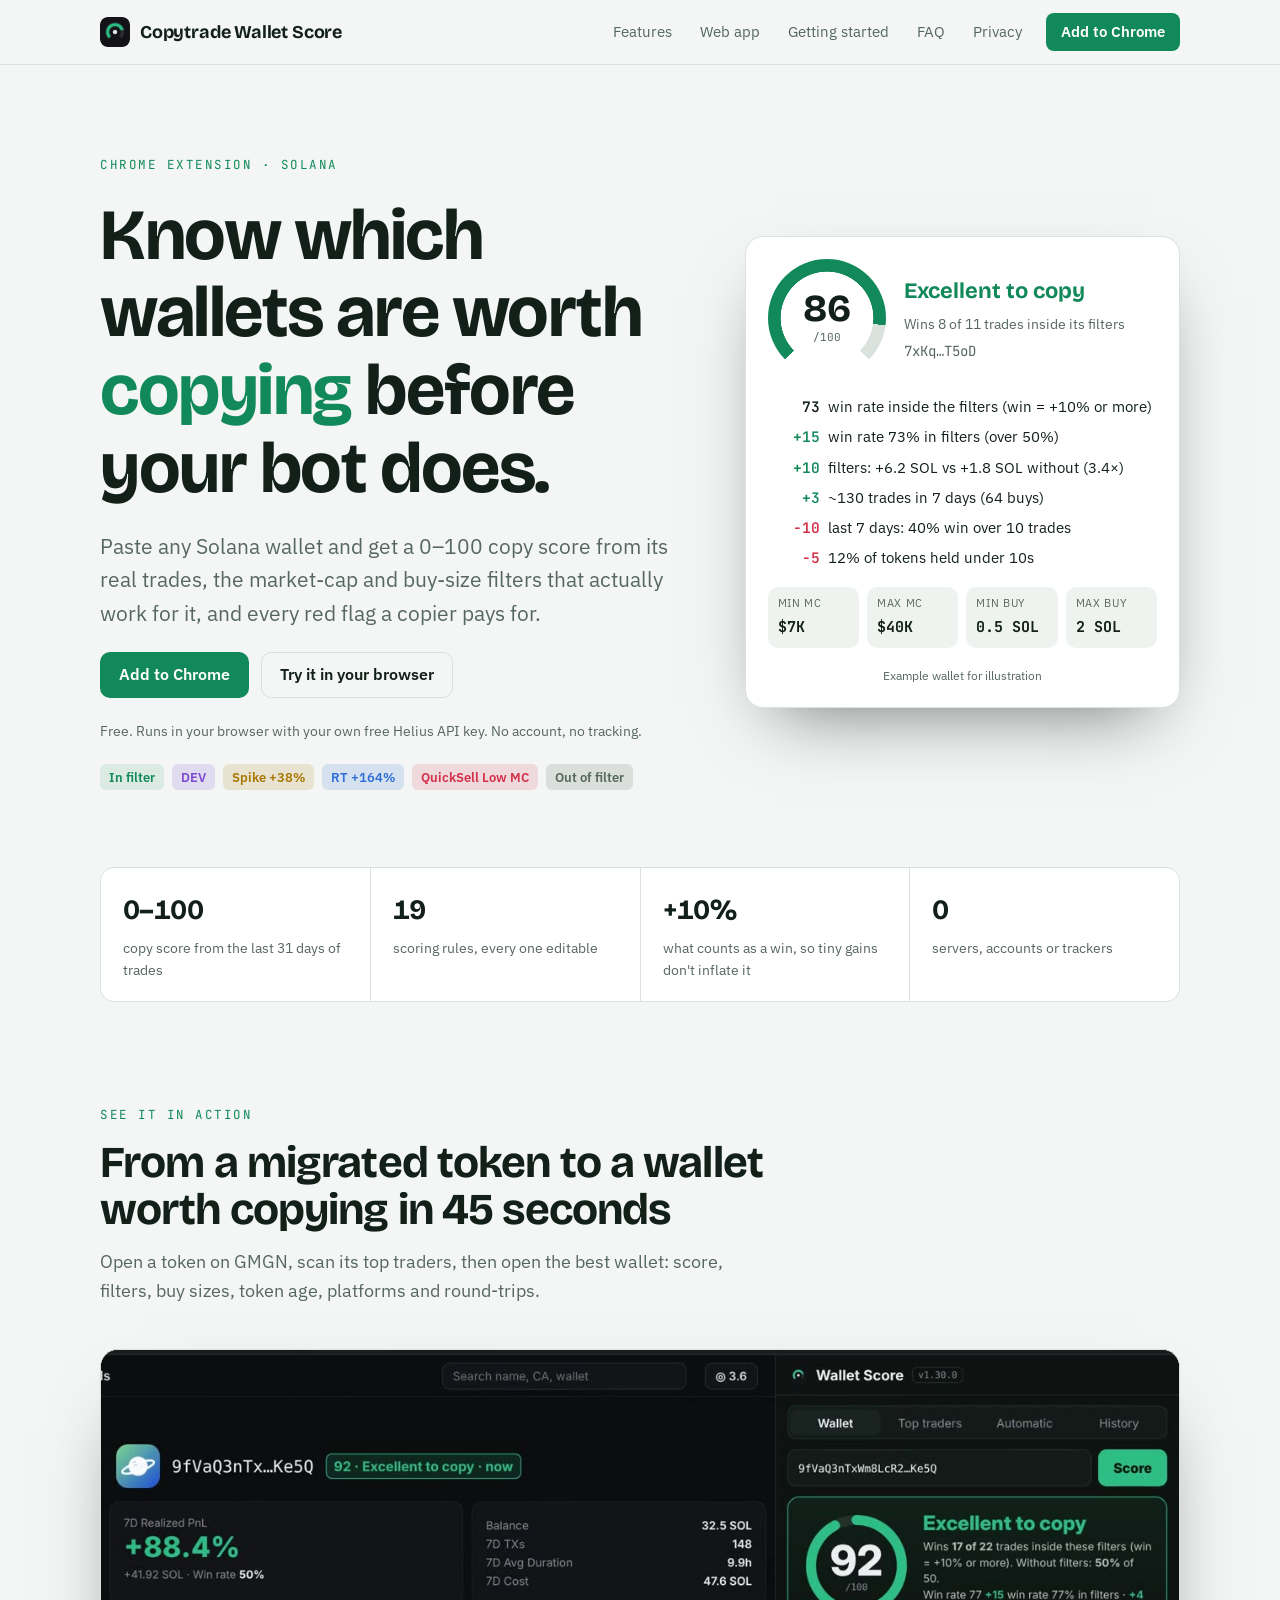
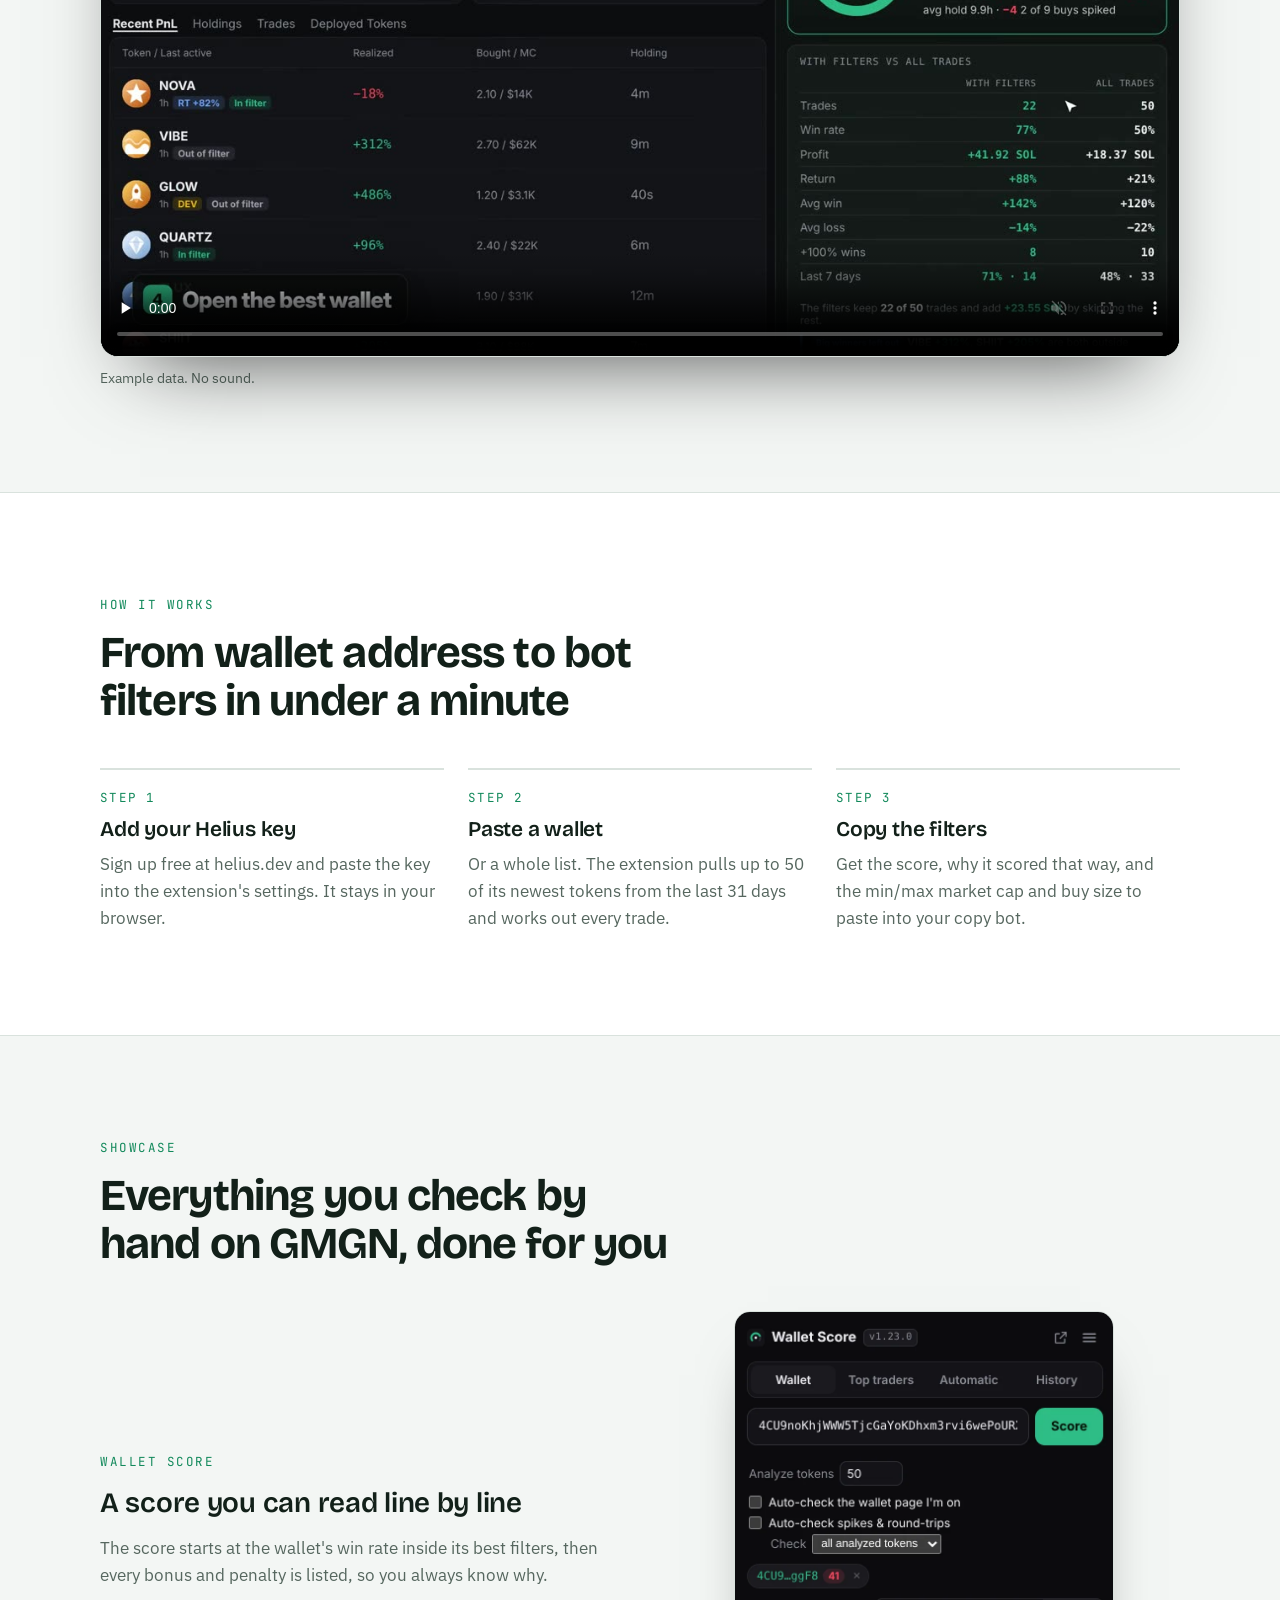
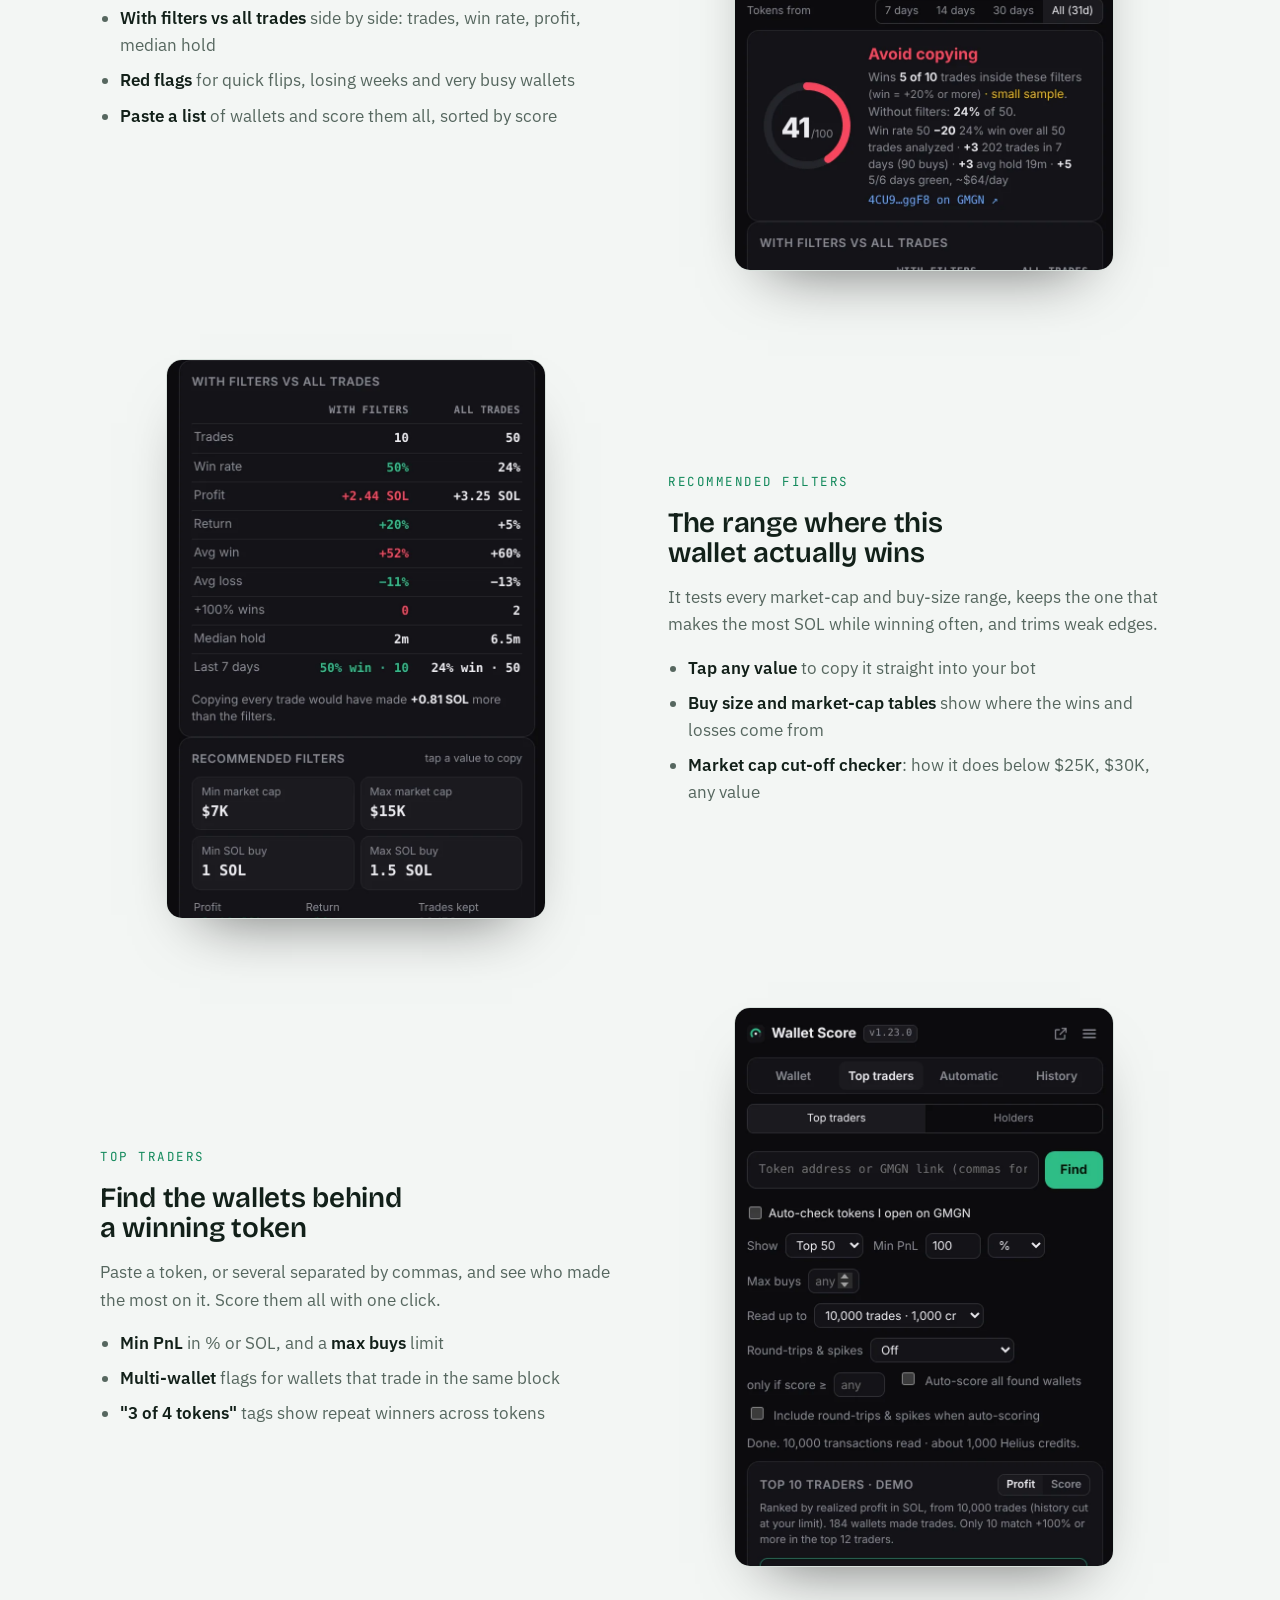
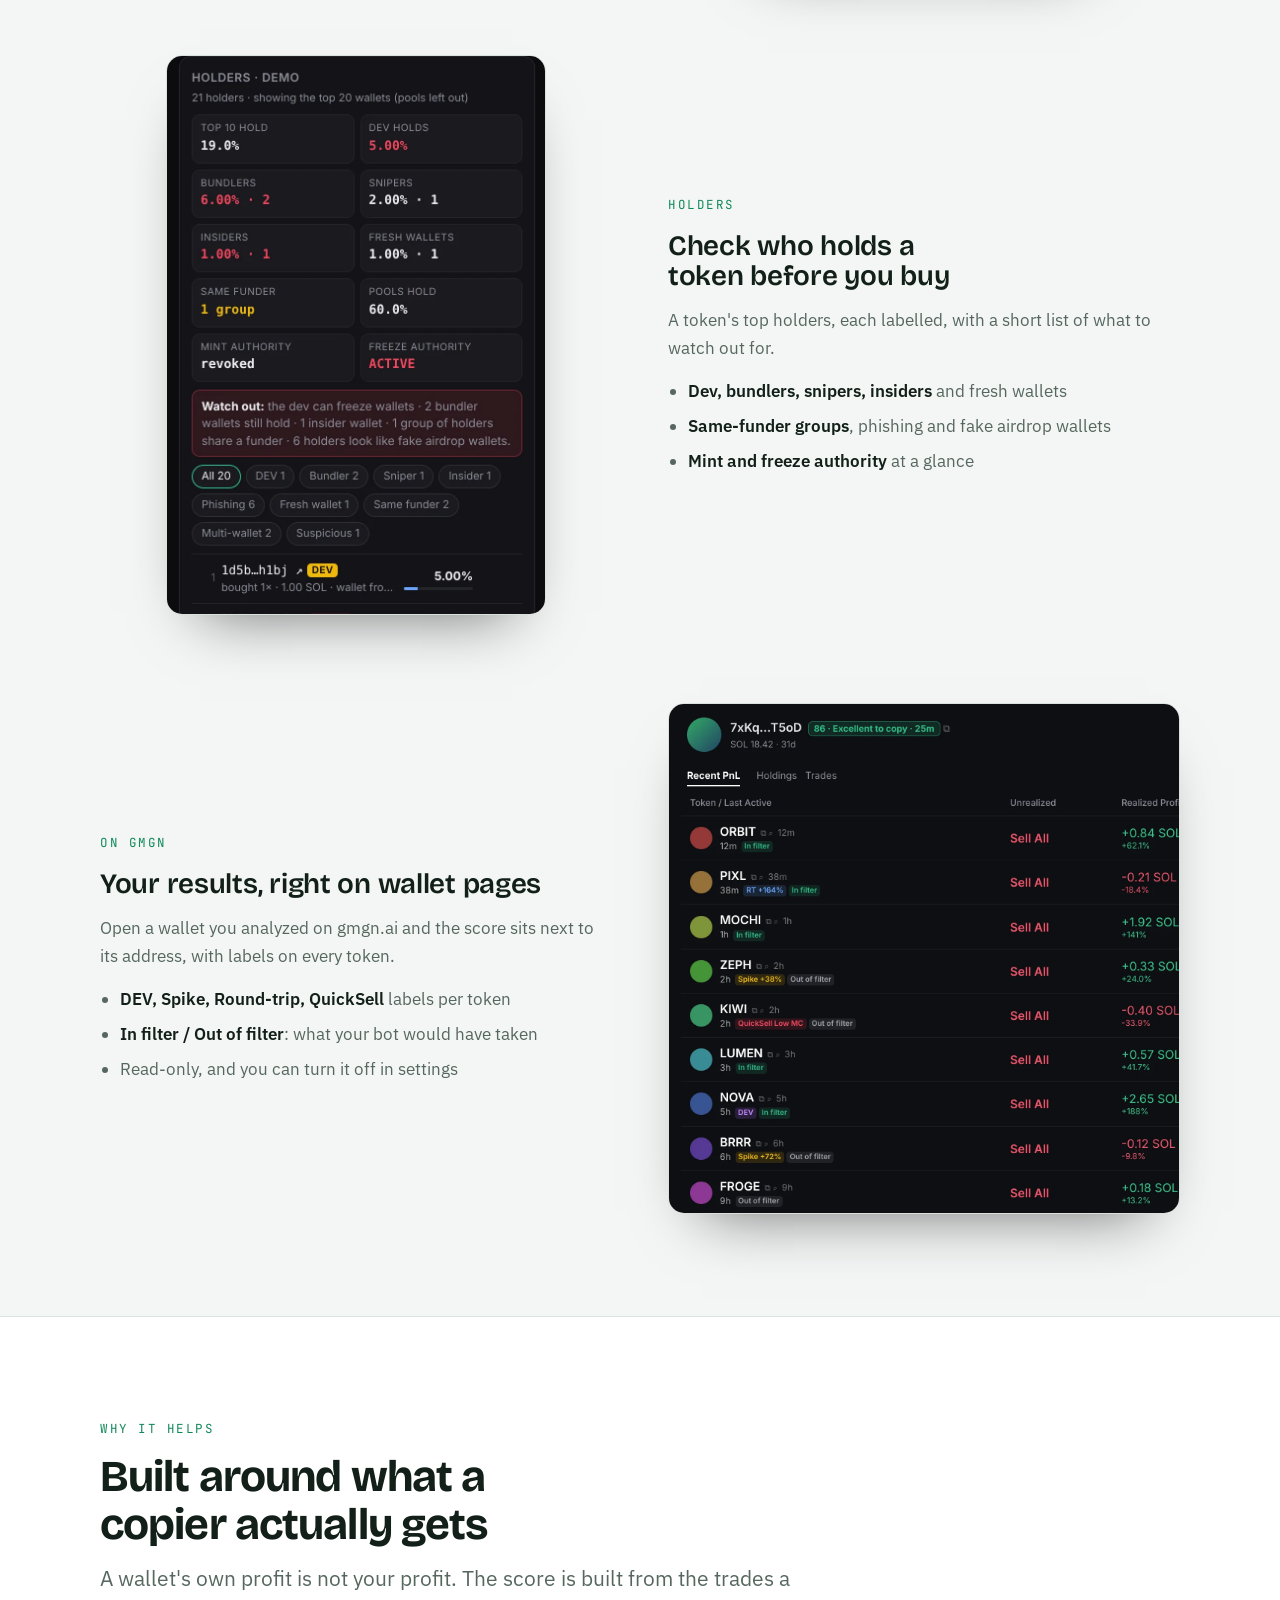
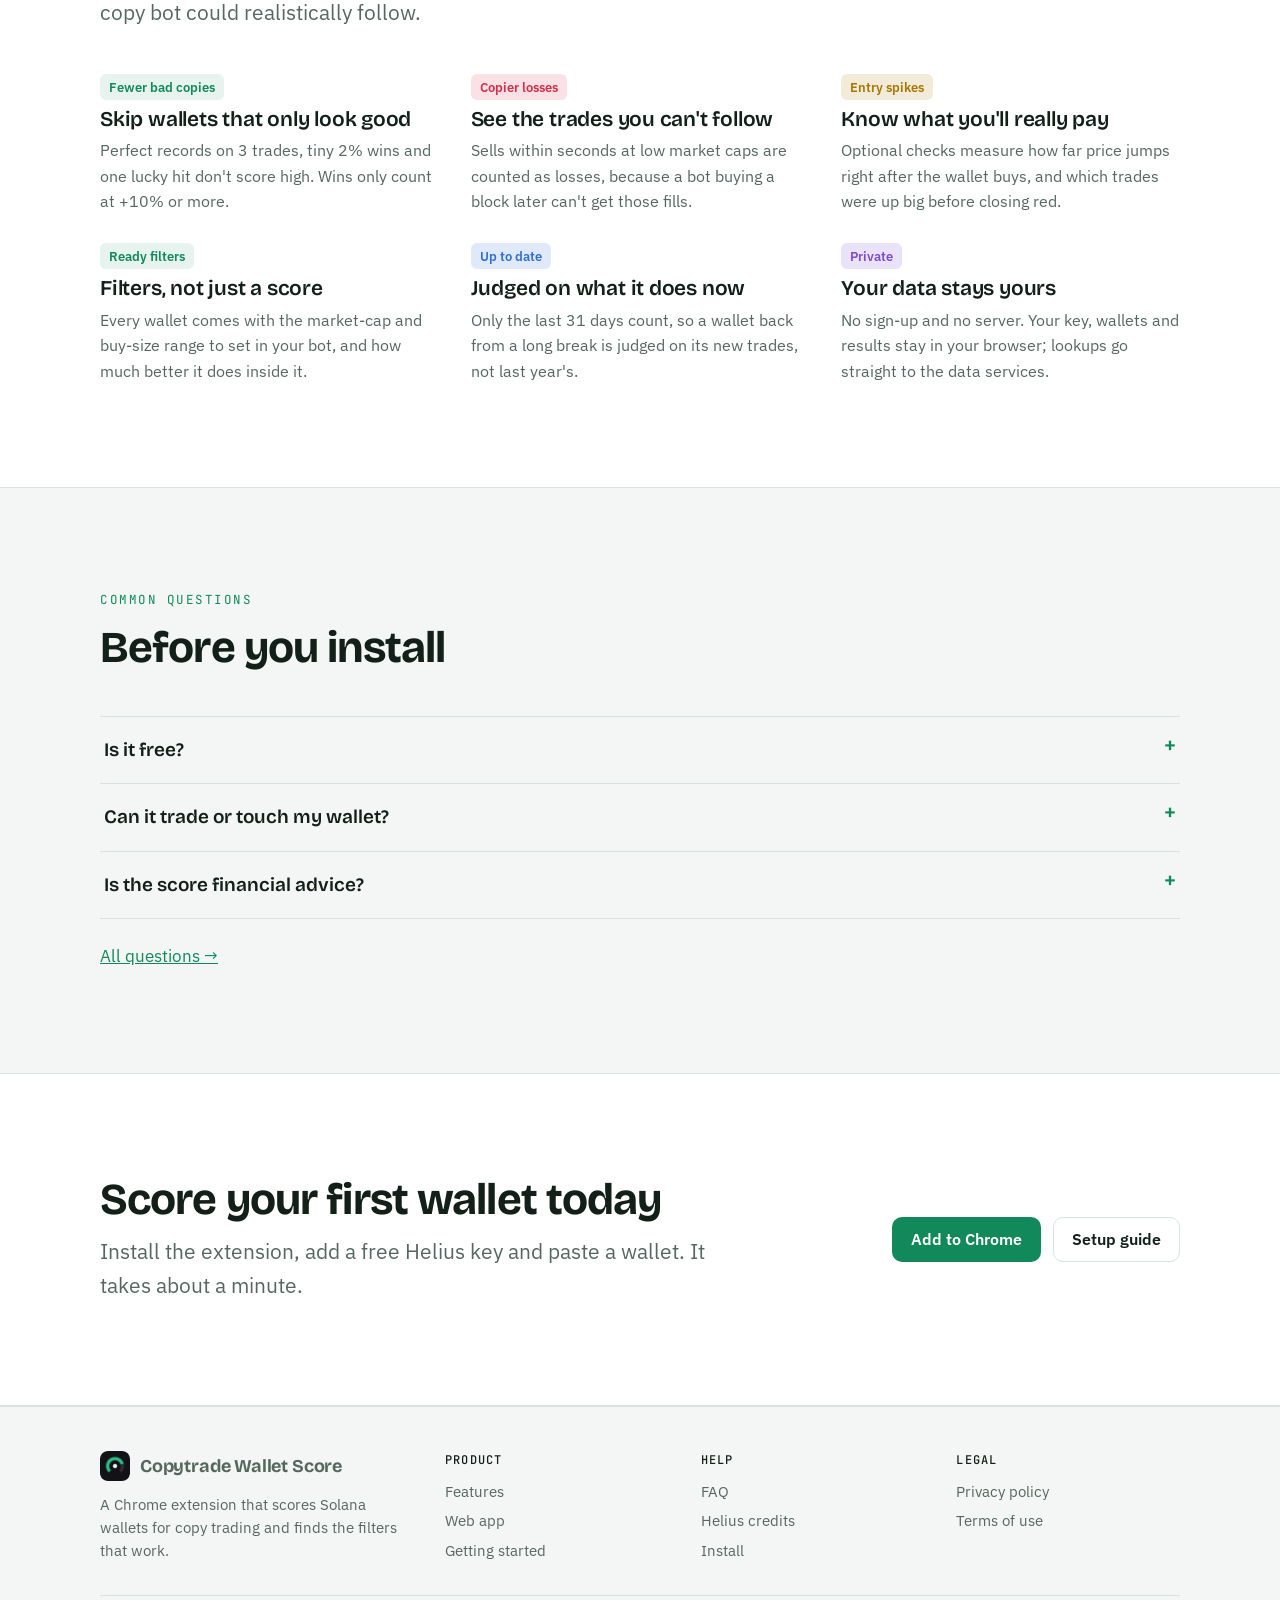
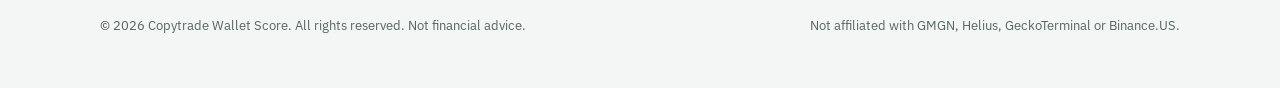
<file: index.html>
<!doctype html>
<html lang="en">
<head>
<meta charset="utf-8">
<meta name="viewport" content="width=device-width, initial-scale=1, viewport-fit=cover">
<title>Copytrade Wallet Score</title>
<meta name="description" content="Score Solana wallets for copy trading: a 0–100 score from real trades, the filters that work, and every red flag a copier pays for.">
<meta property="og:title" content="Copytrade Wallet Score">
<meta property="og:description" content="Score Solana wallets for copy trading: a 0–100 score from real trades, the filters that work, and every red flag a copier pays for.">
<meta property="og:type" content="website">
<meta name="theme-color" content="#0b0e0d">
<link rel="icon" type="image/png" sizes="32x32" href="favicon-32.png">
<link rel="apple-touch-icon" href="apple-touch-icon.png">
<link rel="preconnect" href="https://fonts.googleapis.com"><link rel="preconnect" href="https://fonts.gstatic.com" crossorigin>
<link rel="stylesheet" href="https://fonts.googleapis.com/css2?family=Bricolage+Grotesque:opsz,wght@12..96,500;12..96,600;12..96,700&family=IBM+Plex+Sans:wght@400;500;600&family=JetBrains+Mono:wght@400;500;600&display=swap">
<link rel="stylesheet" href="site.css">
</head>
<body>
<header class="site-head"><div class="wrap">
  <a class="brand" href="index.html"><img src="icon.png" alt="" width="30" height="30">Copytrade Wallet Score</a>
  <button class="menu-btn" id="menuBtn" type="button" aria-expanded="false" aria-controls="siteNav">Menu</button>
  <nav class="nav" id="siteNav" aria-label="Main"><a href="features.html">Features</a><a href="app.html">Web app</a><a href="getting-started.html">Getting started</a><a href="faq.html">FAQ</a><a href="privacy.html">Privacy</a><a class="btn btn-primary" href="getting-started.html#install">Add to Chrome</a></nav>
</div></header>
<main id="main">

<section class="hero"><div class="wrap">
  <div class="hero-copy">
    <span class="eyebrow">Chrome extension · Solana</span>
    <h1>Know which wallets are worth <em>copying</em> before your bot does.</h1>
    <p class="lead">Paste any Solana wallet and get a 0–100 copy score from its real trades, the market-cap and buy-size filters that actually work for it, and every red flag a copier pays for.</p>
    <div class="hero-cta"><a class="btn btn-primary" href="getting-started.html#install">Add to Chrome</a><a class="btn btn-ghost" href="app.html">Try it in your browser</a></div>
    <p class="hero-note">Free. Runs in your browser with your own free Helius API key. No account, no tracking.</p>
    <div class="chips" aria-label="Labels the extension adds"><span class="chip in">In filter</span><span class="chip dev">DEV</span><span class="chip spike">Spike +38%</span><span class="chip rt">RT +164%</span><span class="chip qs">QuickSell Low MC</span><span class="chip out">Out of filter</span></div>
  </div>
  <div class="scorecard" role="img" aria-label="Example score card: 86 out of 100, Excellent to copy">
    <div class="sc-top">
      <div class="dial"><div><b>86</b><small>/100</small></div></div>
      <div class="sc-grade"><strong>Excellent to copy</strong><span>Wins 8 of 11 trades inside its filters</span><span class="sc-addr">7xKq…T5oD</span></div>
    </div>
    <ul class="sc-lines">
      <li><span class="p">73</span><span>win rate inside the filters (win = +10% or more)</span></li>
      <li><span class="p pos">+15</span><span>win rate 73% in filters (over 50%)</span></li>
      <li><span class="p pos">+10</span><span>filters: +6.2 SOL vs +1.8 SOL without (3.4×)</span></li>
      <li><span class="p pos">+3</span><span>~130 trades in 7 days (64 buys)</span></li>
      <li><span class="p neg">−10</span><span>last 7 days: 40% win over 10 trades</span></li>
      <li><span class="p neg">−5</span><span>12% of tokens held under 10s</span></li>
    </ul>
    <div class="sc-filters"><div><span>Min MC</span><b>$7K</b></div><div><span>Max MC</span><b>$40K</b></div><div><span>Min buy</span><b>0.5 SOL</b></div><div><span>Max buy</span><b>2 SOL</b></div></div>
    <p class="sc-cap">Example wallet for illustration</p>
  </div>
</div></section>

<section style="padding-top:0"><div class="wrap">
  <div class="facts">
    <div><b class="num">0–100</b><span>copy score from the last 31 days of trades</span></div>
    <div><b class="num">19</b><span>scoring rules, every one editable</span></div>
    <div><b class="num">+10%</b><span>what counts as a win, so tiny gains don't inflate it</span></div>
    <div><b class="num">0</b><span>servers, accounts or trackers</span></div>
  </div>
</div></section>

<section style="padding-top:0"><div class="wrap">
  <div class="sec-head"><span class="eyebrow">See it in action</span><h2>From a migrated token to a wallet worth copying in 45 seconds</h2><p class="lead" style="font-size:18px">Open a token on GMGN, scan its top traders, then open the best wallet: score, filters, buy sizes, token age, platforms and round-trips.</p></div>
  <div class="vid"><video controls muted playsinline preload="none" poster="walkthrough.jpg" aria-label="Walkthrough: scanning a token's top traders and opening the best wallet"><source src="walkthrough.mp4" type="video/mp4"></video></div>
  <p class="vid-cap">Example data. No sound.</p>
</div></section>

<section class="band"><div class="wrap">
  <div class="sec-head"><span class="eyebrow">How it works</span><h2>From wallet address to bot filters in under a minute</h2></div>
  <ol class="steps">
    <li><h3>Add your Helius key</h3><p>Sign up free at helius.dev and paste the key into the extension's settings. It stays in your browser.</p></li>
    <li><h3>Paste a wallet</h3><p>Or a whole list. The extension pulls up to 50 of its newest tokens from the last 31 days and works out every trade.</p></li>
    <li><h3>Copy the filters</h3><p>Get the score, why it scored that way, and the min/max market cap and buy size to paste into your copy bot.</p></li>
  </ol>
</div></section>

<section><div class="wrap">
  <div class="sec-head"><span class="eyebrow">Showcase</span><h2>Everything you check by hand on GMGN, done for you</h2></div>

  <div class="feature">
    <div class="feature-copy"><span class="eyebrow">Wallet score</span><h3 style="font-size:28px">A score you can read line by line</h3>
      <p class="lead" style="font-size:17px">The score starts at the wallet's win rate inside its best filters, then every bonus and penalty is listed, so you always know why.</p>
      <ul><li><b>With filters vs all trades</b> side by side: trades, win rate, profit, median hold</li><li><b>Red flags</b> for quick flips, losing weeks and very busy wallets</li><li><b>Paste a list</b> of wallets and score them all, sorted by score</li></ul></div>
    <div class="shot tall"><img src="wallet.webp" alt="The Wallet tab showing a score of 41 with its breakdown and a filters vs all trades table" loading="lazy" width="383" height="860"></div>
  </div>

  <div class="feature flip">
    <div class="feature-copy"><span class="eyebrow">Recommended filters</span><h3 style="font-size:28px">The range where this wallet actually wins</h3>
      <p class="lead" style="font-size:17px">It tests every market-cap and buy-size range, keeps the one that makes the most SOL while winning often, and trims weak edges.</p>
      <ul><li><b>Tap any value</b> to copy it straight into your bot</li><li><b>Buy size and market-cap tables</b> show where the wins and losses come from</li><li><b>Market cap cut-off checker</b>: how it does below $25K, $30K, any value</li></ul></div>
    <div class="shot tall"><img src="filters.webp" alt="Recommended filters: Min market cap $7K, Max $15K, buy size 1 to 1.5 SOL" loading="lazy" width="383" height="860"></div>
  </div>

  <div class="feature">
    <div class="feature-copy"><span class="eyebrow">Top traders</span><h3 style="font-size:28px">Find the wallets behind a winning token</h3>
      <p class="lead" style="font-size:17px">Paste a token, or several separated by commas, and see who made the most on it. Score them all with one click.</p>
      <ul><li><b>Min PnL</b> in % or SOL, and a <b>max buys</b> limit</li><li><b>Multi-wallet</b> flags for wallets that trade in the same block</li><li><b>"3 of 4 tokens"</b> tags show repeat winners across tokens</li></ul></div>
    <div class="shot tall"><img src="toptraders.webp" alt="Top traders list with scores 92, 78, 64 and 88" loading="lazy" width="383" height="860"></div>
  </div>

  <div class="feature flip">
    <div class="feature-copy"><span class="eyebrow">Holders</span><h3 style="font-size:28px">Check who holds a token before you buy</h3>
      <p class="lead" style="font-size:17px">A token's top holders, each labelled, with a short list of what to watch out for.</p>
      <ul><li><b>Dev, bundlers, snipers, insiders</b> and fresh wallets</li><li><b>Same-funder groups</b>, phishing and fake airdrop wallets</li><li><b>Mint and freeze authority</b> at a glance</li></ul></div>
    <div class="shot tall"><img src="holders.webp" alt="Holders check with dev 5%, bundlers 6% and a freeze authority warning" loading="lazy" width="383" height="860"></div>
  </div>

  <div class="feature">
    <div class="feature-copy"><span class="eyebrow">On GMGN</span><h3 style="font-size:28px">Your results, right on wallet pages</h3>
      <p class="lead" style="font-size:17px">Open a wallet you analyzed on gmgn.ai and the score sits next to its address, with labels on every token.</p>
      <ul><li><b>DEV, Spike, Round-trip, QuickSell</b> labels per token</li><li><b>In filter / Out of filter</b>: what your bot would have taken</li><li>Read-only, and you can turn it off in settings</li></ul></div>
    <div class="shot"><img src="gmgn-crop.webp" alt="A wallet page with the score badge 86 Excellent to copy and token labels" loading="lazy" width="1364" height="1360"></div>
  </div>
</div></section>

<section class="band"><div class="wrap">
  <div class="sec-head"><span class="eyebrow">Why it helps</span><h2>Built around what a copier actually gets</h2><p class="lead">A wallet's own profit is not your profit. The score is built from the trades a copy bot could realistically follow.</p></div>
  <div class="grid3">
    <div class="benefit"><span class="chip in tag">Fewer bad copies</span><h3>Skip wallets that only look good</h3><p>Perfect records on 3 trades, tiny 2% wins and one lucky hit don't score high. Wins only count at +10% or more.</p></div>
    <div class="benefit"><span class="chip qs tag">Copier losses</span><h3>See the trades you can't follow</h3><p>Sells within seconds at low market caps are counted as losses, because a bot buying a block later can't get those fills.</p></div>
    <div class="benefit"><span class="chip spike tag">Entry spikes</span><h3>Know what you'll really pay</h3><p>Optional checks measure how far price jumps right after the wallet buys, and which trades were up big before closing red.</p></div>
    <div class="benefit"><span class="chip in tag">Ready filters</span><h3>Filters, not just a score</h3><p>Every wallet comes with the market-cap and buy-size range to set in your bot, and how much better it does inside it.</p></div>
    <div class="benefit"><span class="chip rt tag">Up to date</span><h3>Judged on what it does now</h3><p>Only the last 31 days count, so a wallet back from a long break is judged on its new trades, not last year's.</p></div>
    <div class="benefit"><span class="chip dev tag">Private</span><h3>Your data stays yours</h3><p>No sign-up and no server. Your key, wallets and results stay in your browser; lookups go straight to the data services.</p></div>
  </div>
</div></section>

<section><div class="wrap">
  <div class="sec-head"><span class="eyebrow">Common questions</span><h2>Before you install</h2></div>
  <div class="faq">
    <details><summary>Is it free?</summary><div class="ans"><p>Yes. The extension is free. It uses your own Helius API key, and Helius's free plan is enough for regular use.</p></div></details>
    <details><summary>Can it trade or touch my wallet?</summary><div class="ans"><p>No. It only reads public blockchain data. It never connects to a wallet, never signs anything and cannot move funds.</p></div></details>
    <details><summary>Is the score financial advice?</summary><div class="ans"><p>No. It's an estimate from a wallet's past trades. Past results don't guarantee future ones, so use it as one input to your own decisions.</p></div></details>
  </div>
  <p style="margin-top:24px"><a href="faq.html">All questions →</a></p>
</div></section>

<section class="band cta"><div class="wrap">
  <div class="cta-box"><h2>Score your first wallet today</h2><p class="lead">Install the extension, add a free Helius key and paste a wallet. It takes about a minute.</p></div>
  <div class="hero-cta"><a class="btn btn-primary" href="getting-started.html#install">Add to Chrome</a><a class="btn btn-ghost" href="getting-started.html">Setup guide</a></div>
</div></section>

</main>
<footer class="site-foot"><div class="wrap">
  <div><a class="brand" href="index.html"><img src="icon.png" alt="" width="30" height="30">Copytrade Wallet Score</a>
    <p style="margin-top:12px;max-width:34ch">A Chrome extension that scores Solana wallets for copy trading and finds the filters that work.</p></div>
  <div><h4>Product</h4><ul><li><a href="features.html">Features</a></li><li><a href="app.html">Web app</a></li><li><a href="getting-started.html">Getting started</a></li></ul></div>
  <div><h4>Help</h4><ul><li><a href="faq.html">FAQ</a></li><li><a href="getting-started.html#credits">Helius credits</a></li><li><a href="getting-started.html#install">Install</a></li></ul></div>
  <div><h4>Legal</h4><ul><li><a href="privacy.html">Privacy policy</a></li><li><a href="terms.html">Terms of use</a></li></ul></div>
  <div class="fine"><span>© 2026 Copytrade Wallet Score. All rights reserved. Not financial advice.</span><span>Not affiliated with GMGN, Helius, GeckoTerminal or Binance.US.</span></div>
</div></footer>
<script>
(function(){var b=document.getElementById('menuBtn'),n=document.getElementById('siteNav');if(!b||!n)return;
b.addEventListener('click',function(){var o=n.classList.toggle('open');b.setAttribute('aria-expanded',o?'true':'false')});})();
</script>
</body>
</html>
</file>
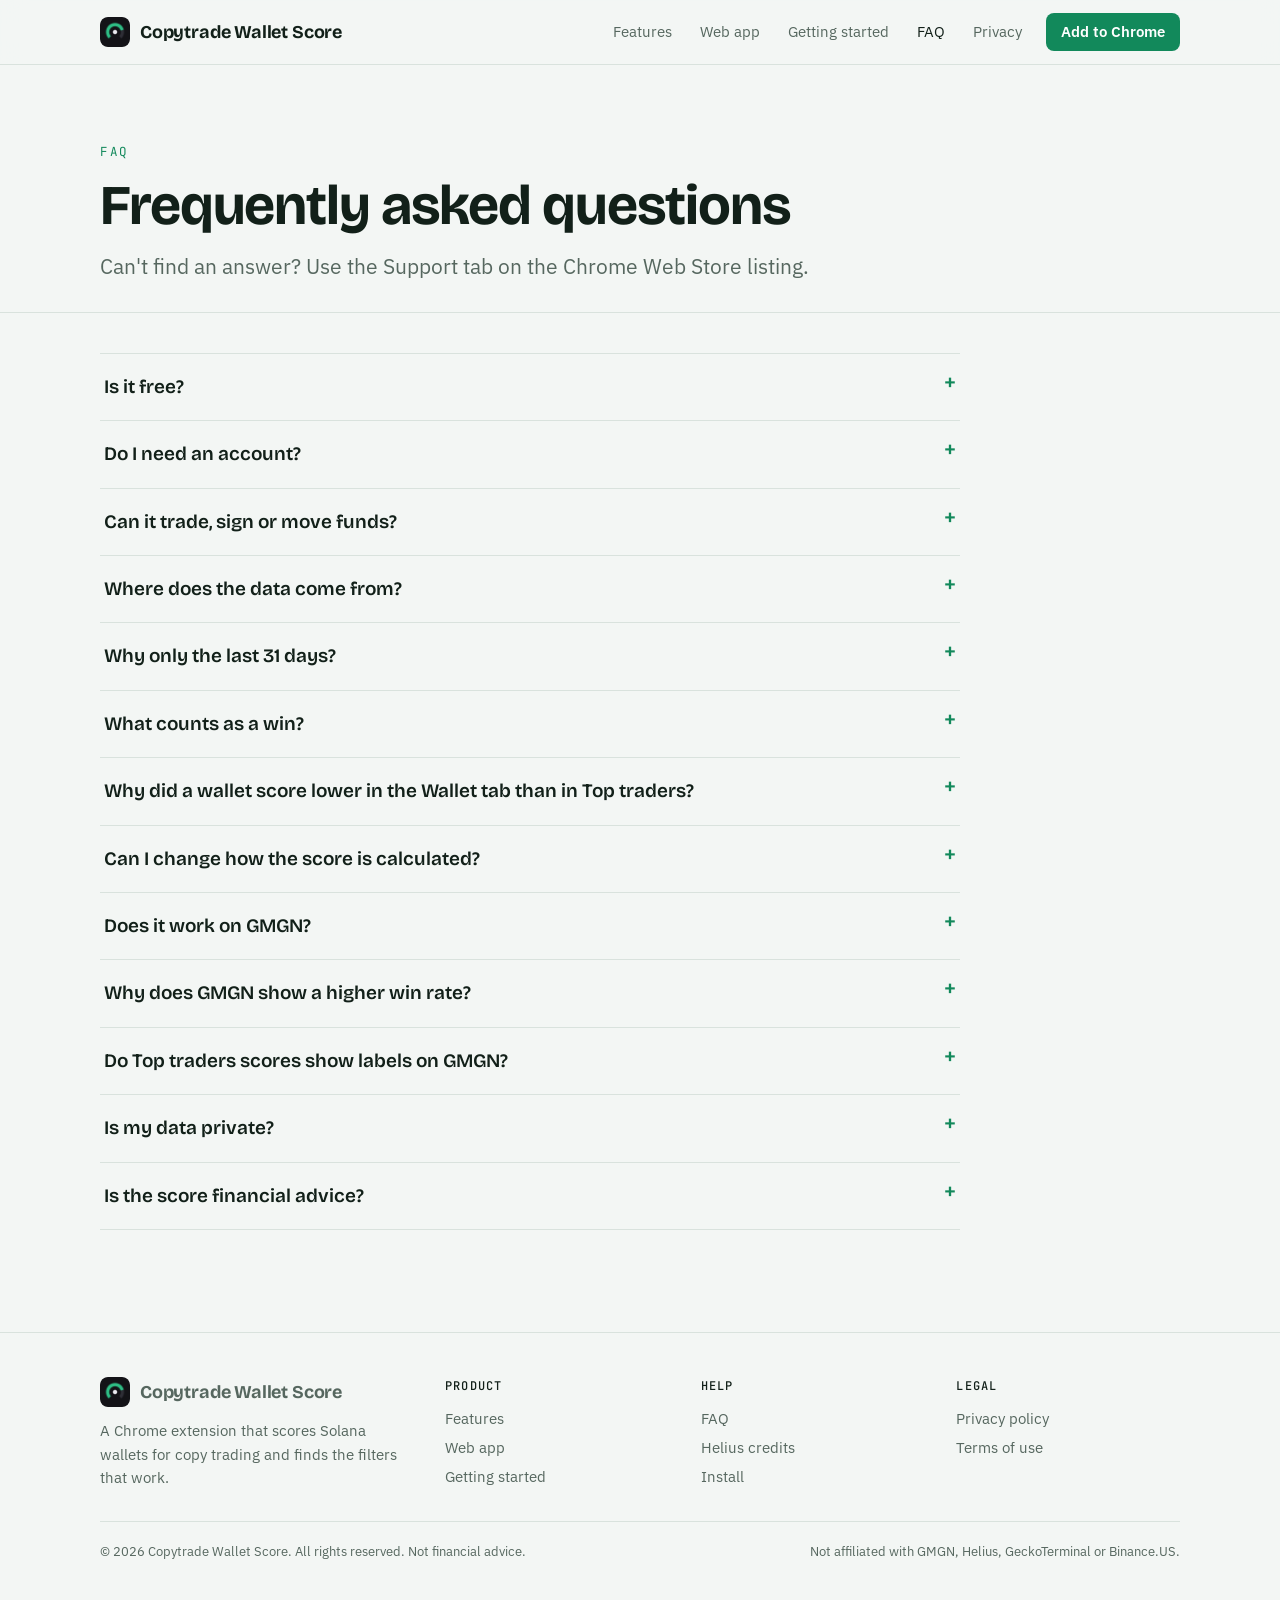
<file: faq.html>
<!doctype html>
<html lang="en">
<head>
<meta charset="utf-8">
<meta name="viewport" content="width=device-width, initial-scale=1, viewport-fit=cover">
<title>FAQ · Copytrade Wallet Score</title>
<meta name="description" content="Answers to common questions about Copytrade Wallet Score.">
<meta property="og:title" content="FAQ · Copytrade Wallet Score">
<meta property="og:description" content="Answers to common questions about Copytrade Wallet Score.">
<meta property="og:type" content="website">
<meta name="theme-color" content="#0b0e0d">
<link rel="icon" type="image/png" sizes="32x32" href="favicon-32.png">
<link rel="apple-touch-icon" href="apple-touch-icon.png">
<link rel="preconnect" href="https://fonts.googleapis.com"><link rel="preconnect" href="https://fonts.gstatic.com" crossorigin>
<link rel="stylesheet" href="https://fonts.googleapis.com/css2?family=Bricolage+Grotesque:opsz,wght@12..96,500;12..96,600;12..96,700&family=IBM+Plex+Sans:wght@400;500;600&family=JetBrains+Mono:wght@400;500;600&display=swap">
<link rel="stylesheet" href="site.css">
</head>
<body>
<header class="site-head"><div class="wrap">
  <a class="brand" href="index.html"><img src="icon.png" alt="" width="30" height="30">Copytrade Wallet Score</a>
  <button class="menu-btn" id="menuBtn" type="button" aria-expanded="false" aria-controls="siteNav">Menu</button>
  <nav class="nav" id="siteNav" aria-label="Main"><a href="features.html">Features</a><a href="app.html">Web app</a><a href="getting-started.html">Getting started</a><a href="faq.html" aria-current="page">FAQ</a><a href="privacy.html">Privacy</a><a class="btn btn-primary" href="getting-started.html#install">Add to Chrome</a></nav>
</div></header>
<main id="main">

<div class="page-head"><div class="wrap"><span class="eyebrow">FAQ</span><h1 style="font-size:clamp(36px,5vw,56px)">Frequently asked questions</h1><p class="lead">Can't find an answer? Use the Support tab on the Chrome Web Store listing.</p></div></div>
<section style="padding-top:40px"><div class="wrap"><div class="faq" style="max-width:860px"><details><summary>Is it free?</summary><div class="ans"><p>Yes. The extension is free. It needs your own Helius API key; Helius has a free plan that covers regular use.</p></div></details><details><summary>Do I need an account?</summary><div class="ans"><p>No. There is no sign-up. Install it, paste a Helius key, and start.</p></div></details><details><summary>Can it trade, sign or move funds?</summary><div class="ans"><p>No. It only reads public blockchain data. It never connects to a wallet and has no way to sign transactions.</p></div></details><details><summary>Where does the data come from?</summary><div class="ans"><p>Trades come from the Solana blockchain through Helius. Token prices come from GeckoTerminal and SOL prices from Binance.US.</p></div></details><details><summary>Why only the last 31 days?</summary><div class="ans"><p>A copier cares about how a wallet trades now. Older trades are never fetched, which also saves credits and storage, and a wallet back from a long break is judged only on its new trades.</p></div></details><details><summary>What counts as a win?</summary><div class="ans"><p>A trade that made +10% or more (you can change this in Settings → Scoring). Smaller gains count against the win rate, because after fees and slippage a copier rarely keeps them.</p></div></details><details><summary>Why did a wallet score lower in the Wallet tab than in Top traders?</summary><div class="ans"><p>Top traders runs a quick scan to keep large lists fast and cheap. The Wallet tab runs the full analysis and fetches newer trades, and a note under the score explains what changed.</p></div></details><details><summary>Can I change how the score is calculated?</summary><div class="ans"><p>Yes. In Settings → Scoring, switch from Automatic to Custom and change any rule, threshold or number of points, or turn rules off.</p></div></details><details><summary>Does it work on GMGN?</summary><div class="ans"><p>Yes. On gmgn.ai wallet pages it shows the score badge and token labels for wallets you analyzed. It only reads the page and can be turned off.</p></div></details><details><summary>Why does GMGN show a higher win rate?</summary><div class="ans"><p>GMGN counts any trade that closed even slightly green as a win, including +0.1%. The extension only counts +10% or more, because a copier loses small gains to fees, slippage and buying a block later.</p></div></details><details><summary>Do Top traders scores show labels on GMGN?</summary><div class="ans"><p>Yes. Wallets scored from Top traders or Automatic get the score badge and their token labels (In filter, Out of filter, DEV, Spike, RT, QuickSell) on their GMGN page.</p></div></details><details><summary>Is my data private?</summary><div class="ans"><p>Yes. Everything is stored in your browser. The developer runs no server and collects nothing. See the privacy policy for details.</p></div></details><details><summary>Is the score financial advice?</summary><div class="ans"><p>No. Scores and filters are estimates from past trades, and past results don't guarantee future ones.</p></div></details></div></div></section>

</main>
<footer class="site-foot"><div class="wrap">
  <div><a class="brand" href="index.html"><img src="icon.png" alt="" width="30" height="30">Copytrade Wallet Score</a>
    <p style="margin-top:12px;max-width:34ch">A Chrome extension that scores Solana wallets for copy trading and finds the filters that work.</p></div>
  <div><h4>Product</h4><ul><li><a href="features.html">Features</a></li><li><a href="app.html">Web app</a></li><li><a href="getting-started.html">Getting started</a></li></ul></div>
  <div><h4>Help</h4><ul><li><a href="faq.html">FAQ</a></li><li><a href="getting-started.html#credits">Helius credits</a></li><li><a href="getting-started.html#install">Install</a></li></ul></div>
  <div><h4>Legal</h4><ul><li><a href="privacy.html">Privacy policy</a></li><li><a href="terms.html">Terms of use</a></li></ul></div>
  <div class="fine"><span>© 2026 Copytrade Wallet Score. All rights reserved. Not financial advice.</span><span>Not affiliated with GMGN, Helius, GeckoTerminal or Binance.US.</span></div>
</div></footer>
<script>
(function(){var b=document.getElementById('menuBtn'),n=document.getElementById('siteNav');if(!b||!n)return;
b.addEventListener('click',function(){var o=n.classList.toggle('open');b.setAttribute('aria-expanded',o?'true':'false')});})();
</script>
</body>
</html>
</file>
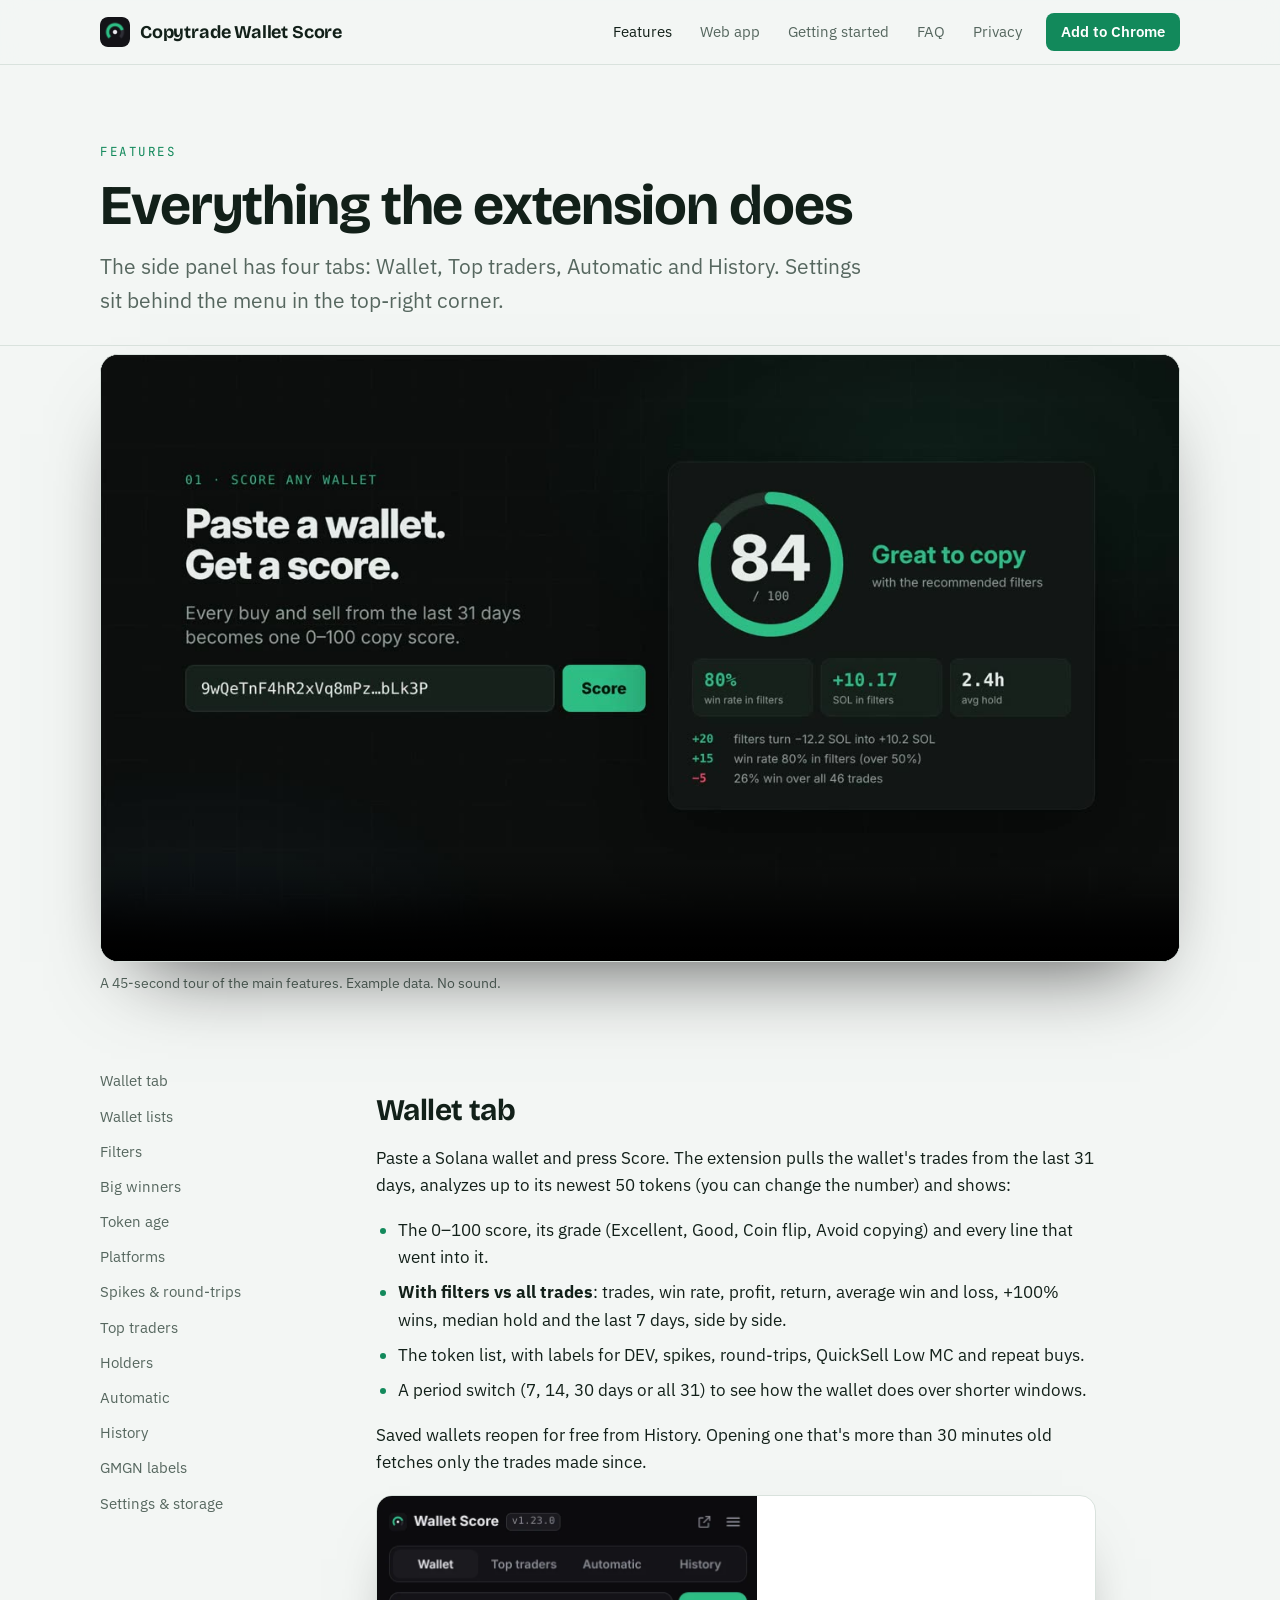
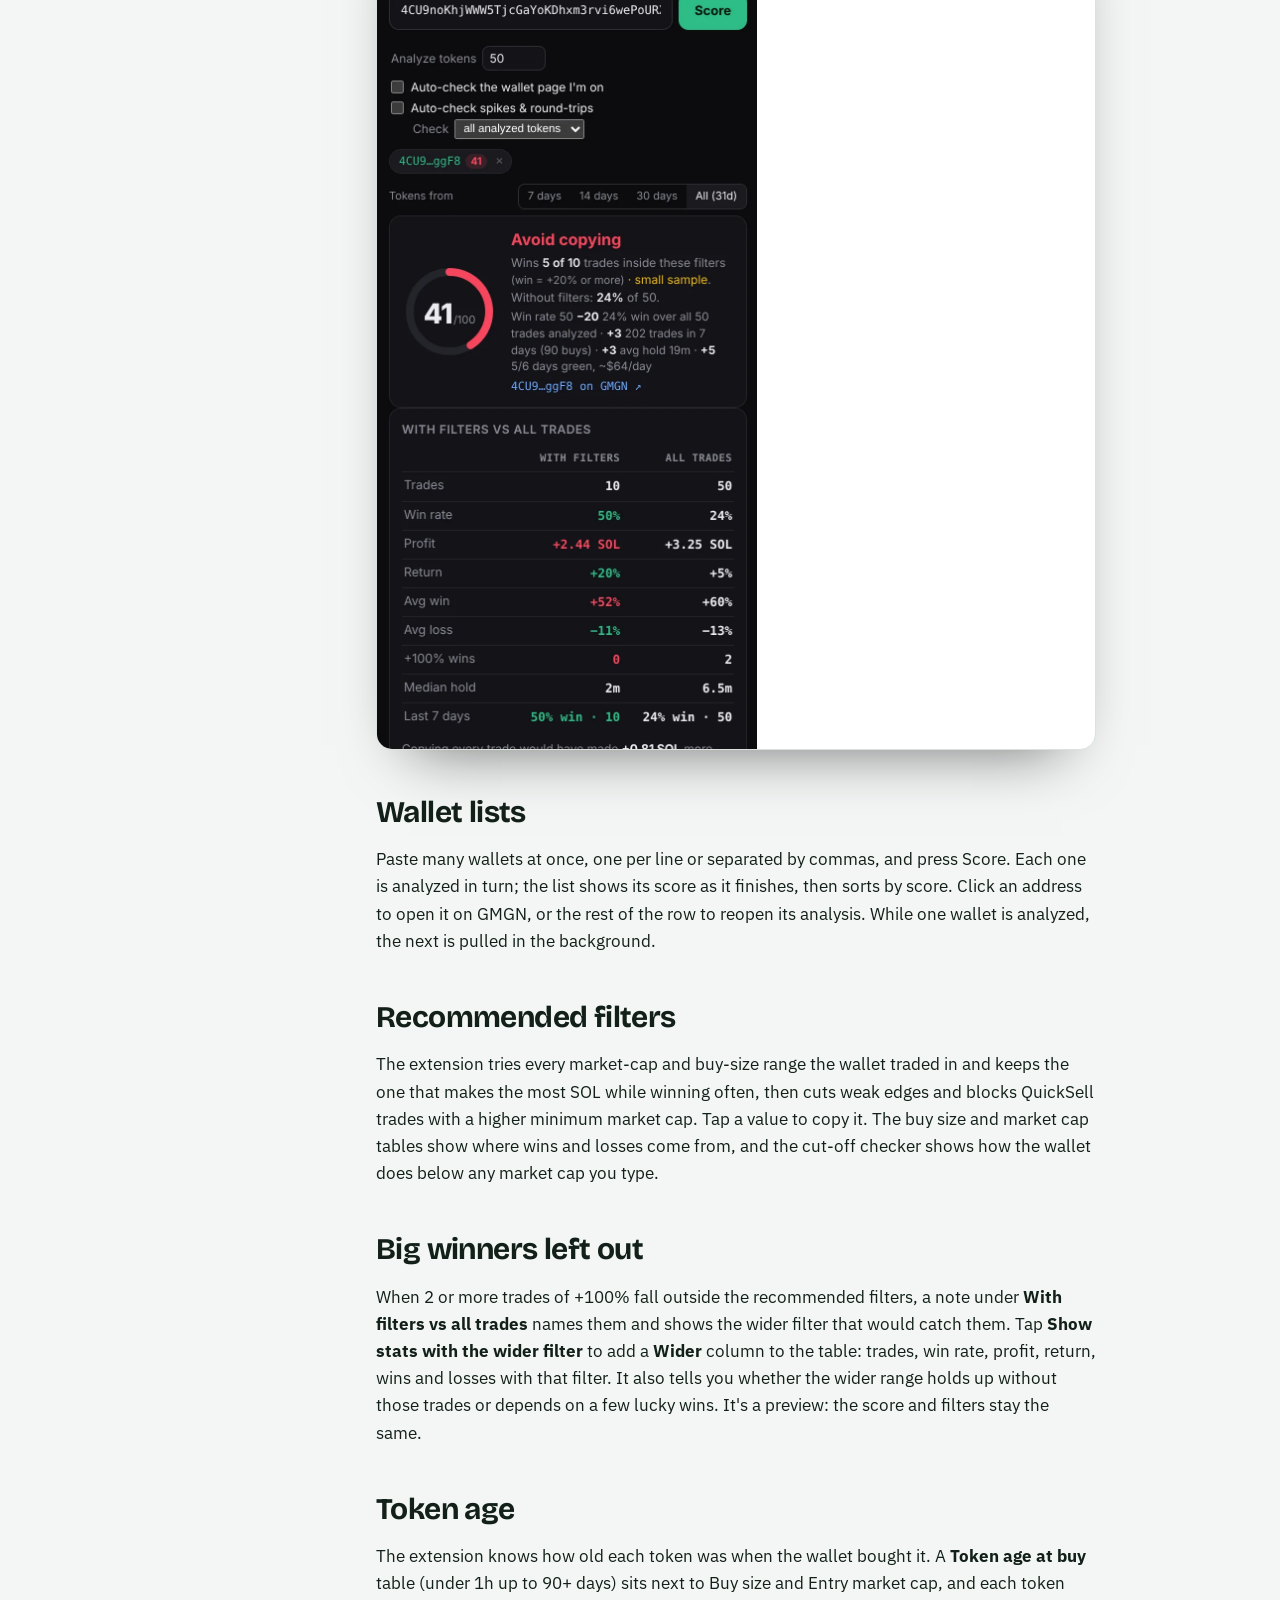
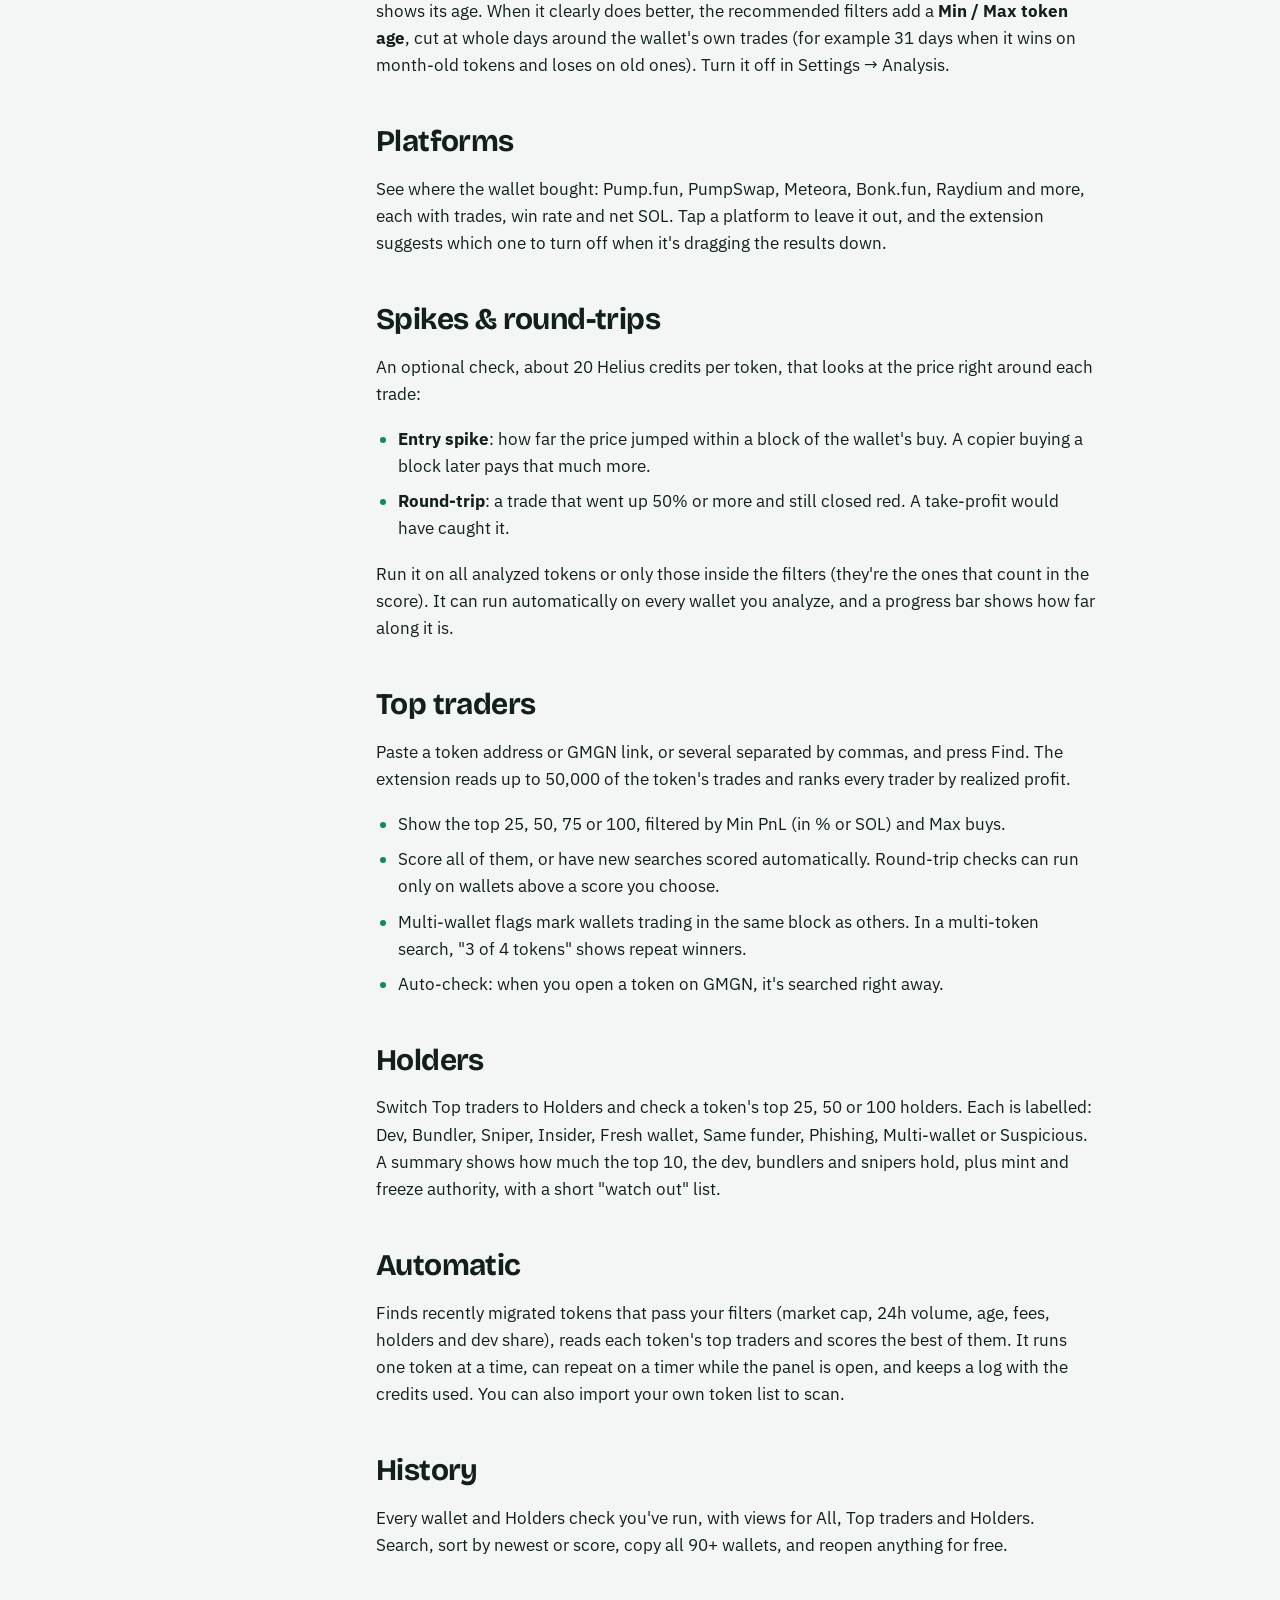
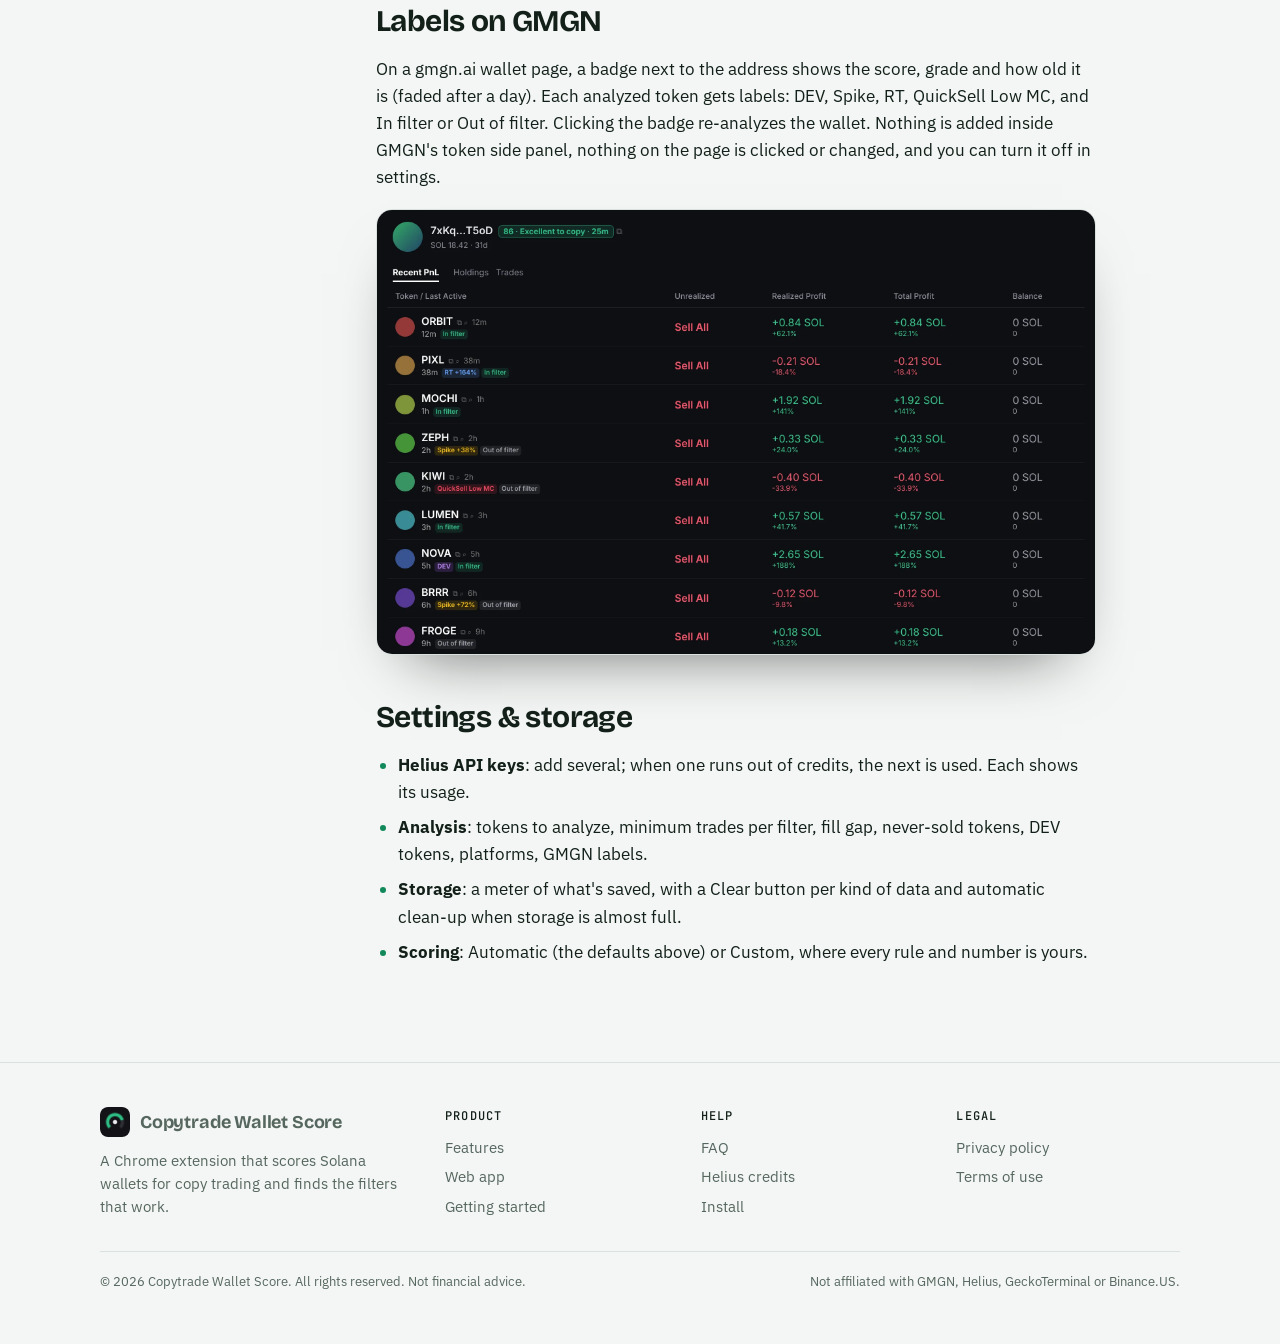
<file: features.html>
<!doctype html>
<html lang="en">
<head>
<meta charset="utf-8">
<meta name="viewport" content="width=device-width, initial-scale=1, viewport-fit=cover">
<title>Features · Copytrade Wallet Score</title>
<meta name="description" content="Everything Copytrade Wallet Score does: wallet scores, filters, top traders, holders checks and GMGN labels.">
<meta property="og:title" content="Features · Copytrade Wallet Score">
<meta property="og:description" content="Everything Copytrade Wallet Score does: wallet scores, filters, top traders, holders checks and GMGN labels.">
<meta property="og:type" content="website">
<meta name="theme-color" content="#0b0e0d">
<link rel="icon" type="image/png" sizes="32x32" href="favicon-32.png">
<link rel="apple-touch-icon" href="apple-touch-icon.png">
<link rel="preconnect" href="https://fonts.googleapis.com"><link rel="preconnect" href="https://fonts.gstatic.com" crossorigin>
<link rel="stylesheet" href="https://fonts.googleapis.com/css2?family=Bricolage+Grotesque:opsz,wght@12..96,500;12..96,600;12..96,700&family=IBM+Plex+Sans:wght@400;500;600&family=JetBrains+Mono:wght@400;500;600&display=swap">
<link rel="stylesheet" href="site.css">
</head>
<body>
<header class="site-head"><div class="wrap">
  <a class="brand" href="index.html"><img src="icon.png" alt="" width="30" height="30">Copytrade Wallet Score</a>
  <button class="menu-btn" id="menuBtn" type="button" aria-expanded="false" aria-controls="siteNav">Menu</button>
  <nav class="nav" id="siteNav" aria-label="Main"><a href="features.html" aria-current="page">Features</a><a href="app.html">Web app</a><a href="getting-started.html">Getting started</a><a href="faq.html">FAQ</a><a href="privacy.html">Privacy</a><a class="btn btn-primary" href="getting-started.html#install">Add to Chrome</a></nav>
</div></header>
<main id="main">

<div class="page-head"><div class="wrap"><span class="eyebrow">Features</span><h1 style="font-size:clamp(36px,5vw,56px)">Everything the extension does</h1><p class="lead">The side panel has four tabs: Wallet, Top traders, Automatic and History. Settings sit behind the menu in the top-right corner.</p></div></div>
<section style="padding-top:8px;padding-bottom:24px"><div class="wrap"><div class="vid"><video controls muted playsinline preload="none" poster="promo.jpg" aria-label="45-second tour of the main features"><source src="promo.mp4" type="video/mp4"></video></div><p class="vid-cap">A 45-second tour of the main features. Example data. No sound.</p></div></section>
<div class="wrap doc">
  <nav class="toc" aria-label="On this page"><a href="#wallet">Wallet tab</a><a href="#lists">Wallet lists</a><a href="#filters">Filters</a><a href="#bigwinners">Big winners</a><a href="#age">Token age</a><a href="#platforms">Platforms</a><a href="#checks">Spikes &amp; round-trips</a><a href="#toptraders">Top traders</a><a href="#holders">Holders</a><a href="#automatic">Automatic</a><a href="#history">History</a><a href="#gmgn">GMGN labels</a><a href="#settings">Settings &amp; storage</a></nav>
  <article class="prose">
    <h2 id="wallet">Wallet tab</h2>
    <p>Paste a Solana wallet and press Score. The extension pulls the wallet's trades from the last 31 days, analyzes up to its newest 50 tokens (you can change the number) and shows:</p>
    <ul><li>The 0–100 score, its grade (Excellent, Good, Coin flip, Avoid copying) and every line that went into it.</li><li><b>With filters vs all trades</b>: trades, win rate, profit, return, average win and loss, +100% wins, median hold and the last 7 days, side by side.</li><li>The token list, with labels for DEV, spikes, round-trips, QuickSell Low MC and repeat buys.</li><li>A period switch (7, 14, 30 days or all 31) to see how the wallet does over shorter windows.</li></ul>
    <p>Saved wallets reopen for free from History. Opening one that's more than 30 minutes old fetches only the trades made since.</p>
    <div class="shot"><img src="wallet.webp" alt="Wallet tab" loading="lazy" width="383" height="860" style="max-width:380px"></div>

    <h2 id="lists">Wallet lists</h2>
    <p>Paste many wallets at once, one per line or separated by commas, and press Score. Each one is analyzed in turn; the list shows its score as it finishes, then sorts by score. Click an address to open it on GMGN, or the rest of the row to reopen its analysis. While one wallet is analyzed, the next is pulled in the background.</p>

    <h2 id="filters">Recommended filters</h2>
    <p>The extension tries every market-cap and buy-size range the wallet traded in and keeps the one that makes the most SOL while winning often, then cuts weak edges and blocks QuickSell trades with a higher minimum market cap. Tap a value to copy it. The buy size and market cap tables show where wins and losses come from, and the cut-off checker shows how the wallet does below any market cap you type.</p>

    <h2 id="bigwinners">Big winners left out</h2>
    <p>When 2 or more trades of +100% fall outside the recommended filters, a note under <b>With filters vs all trades</b> names them and shows the wider filter that would catch them. Tap <b>Show stats with the wider filter</b> to add a <b>Wider</b> column to the table: trades, win rate, profit, return, wins and losses with that filter. It also tells you whether the wider range holds up without those trades or depends on a few lucky wins. It's a preview: the score and filters stay the same.</p>

    <h2 id="age">Token age</h2>
    <p>The extension knows how old each token was when the wallet bought it. A <b>Token age at buy</b> table (under 1h up to 90+ days) sits next to Buy size and Entry market cap, and each token shows its age. When it clearly does better, the recommended filters add a <b>Min / Max token age</b>, cut at whole days around the wallet's own trades (for example 31 days when it wins on month-old tokens and loses on old ones). Turn it off in Settings → Analysis.</p>

    <h2 id="platforms">Platforms</h2>
    <p>See where the wallet bought: Pump.fun, PumpSwap, Meteora, Bonk.fun, Raydium and more, each with trades, win rate and net SOL. Tap a platform to leave it out, and the extension suggests which one to turn off when it's dragging the results down.</p>

    <h2 id="checks">Spikes &amp; round-trips</h2>
    <p>An optional check, about 20 Helius credits per token, that looks at the price right around each trade:</p>
    <ul><li><b>Entry spike</b>: how far the price jumped within a block of the wallet's buy. A copier buying a block later pays that much more.</li><li><b>Round-trip</b>: a trade that went up 50% or more and still closed red. A take-profit would have caught it.</li></ul>
    <p>Run it on all analyzed tokens or only those inside the filters (they're the ones that count in the score). It can run automatically on every wallet you analyze, and a progress bar shows how far along it is.</p>

    <h2 id="toptraders">Top traders</h2>
    <p>Paste a token address or GMGN link, or several separated by commas, and press Find. The extension reads up to 50,000 of the token's trades and ranks every trader by realized profit.</p>
    <ul><li>Show the top 25, 50, 75 or 100, filtered by Min PnL (in % or SOL) and Max buys.</li><li>Score all of them, or have new searches scored automatically. Round-trip checks can run only on wallets above a score you choose.</li><li>Multi-wallet flags mark wallets trading in the same block as others. In a multi-token search, "3 of 4 tokens" shows repeat winners.</li><li>Auto-check: when you open a token on GMGN, it's searched right away.</li></ul>

    <h2 id="holders">Holders</h2>
    <p>Switch Top traders to Holders and check a token's top 25, 50 or 100 holders. Each is labelled: Dev, Bundler, Sniper, Insider, Fresh wallet, Same funder, Phishing, Multi-wallet or Suspicious. A summary shows how much the top 10, the dev, bundlers and snipers hold, plus mint and freeze authority, with a short "watch out" list.</p>

    <h2 id="automatic">Automatic</h2>
    <p>Finds recently migrated tokens that pass your filters (market cap, 24h volume, age, fees, holders and dev share), reads each token's top traders and scores the best of them. It runs one token at a time, can repeat on a timer while the panel is open, and keeps a log with the credits used. You can also import your own token list to scan.</p>

    <h2 id="history">History</h2>
    <p>Every wallet and Holders check you've run, with views for All, Top traders and Holders. Search, sort by newest or score, copy all 90+ wallets, and reopen anything for free.</p>

    <h2 id="gmgn">Labels on GMGN</h2>
    <p>On a gmgn.ai wallet page, a badge next to the address shows the score, grade and how old it is (faded after a day). Each analyzed token gets labels: DEV, Spike, RT, QuickSell Low MC, and In filter or Out of filter. Clicking the badge re-analyzes the wallet. Nothing is added inside GMGN's token side panel, nothing on the page is clicked or changed, and you can turn it off in settings.</p>
    <div class="shot wide"><img src="gmgn.webp" alt="GMGN wallet page with labels" loading="lazy" width="1100" height="680"></div>

    <h2 id="settings">Settings &amp; storage</h2>
    <ul><li><b>Helius API keys</b>: add several; when one runs out of credits, the next is used. Each shows its usage.</li><li><b>Analysis</b>: tokens to analyze, minimum trades per filter, fill gap, never-sold tokens, DEV tokens, platforms, GMGN labels.</li><li><b>Storage</b>: a meter of what's saved, with a Clear button per kind of data and automatic clean-up when storage is almost full.</li><li><b>Scoring</b>: Automatic (the defaults above) or Custom, where every rule and number is yours.</li></ul>
  </article>
</div>

</main>
<footer class="site-foot"><div class="wrap">
  <div><a class="brand" href="index.html"><img src="icon.png" alt="" width="30" height="30">Copytrade Wallet Score</a>
    <p style="margin-top:12px;max-width:34ch">A Chrome extension that scores Solana wallets for copy trading and finds the filters that work.</p></div>
  <div><h4>Product</h4><ul><li><a href="features.html">Features</a></li><li><a href="app.html">Web app</a></li><li><a href="getting-started.html">Getting started</a></li></ul></div>
  <div><h4>Help</h4><ul><li><a href="faq.html">FAQ</a></li><li><a href="getting-started.html#credits">Helius credits</a></li><li><a href="getting-started.html#install">Install</a></li></ul></div>
  <div><h4>Legal</h4><ul><li><a href="privacy.html">Privacy policy</a></li><li><a href="terms.html">Terms of use</a></li></ul></div>
  <div class="fine"><span>© 2026 Copytrade Wallet Score. All rights reserved. Not financial advice.</span><span>Not affiliated with GMGN, Helius, GeckoTerminal or Binance.US.</span></div>
</div></footer>
<script>
(function(){var b=document.getElementById('menuBtn'),n=document.getElementById('siteNav');if(!b||!n)return;
b.addEventListener('click',function(){var o=n.classList.toggle('open');b.setAttribute('aria-expanded',o?'true':'false')});})();
</script>
</body>
</html>
</file>
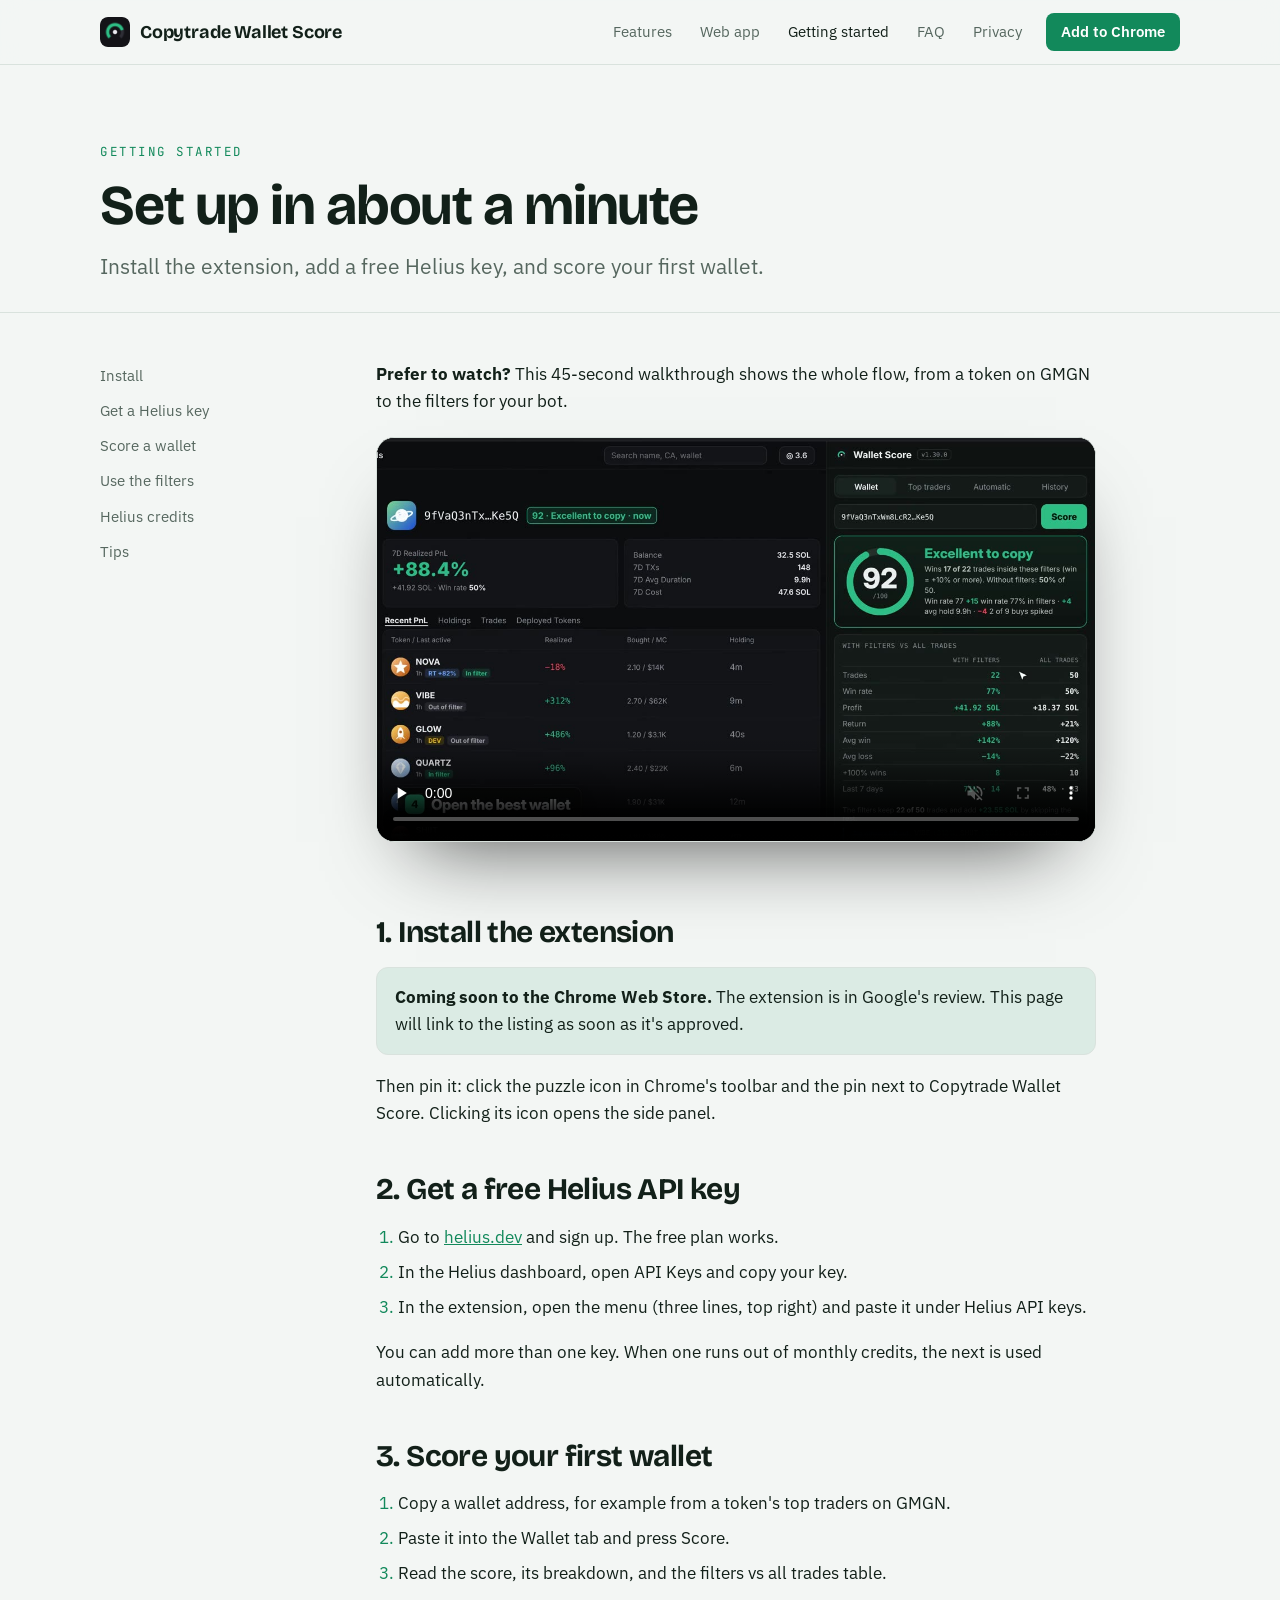
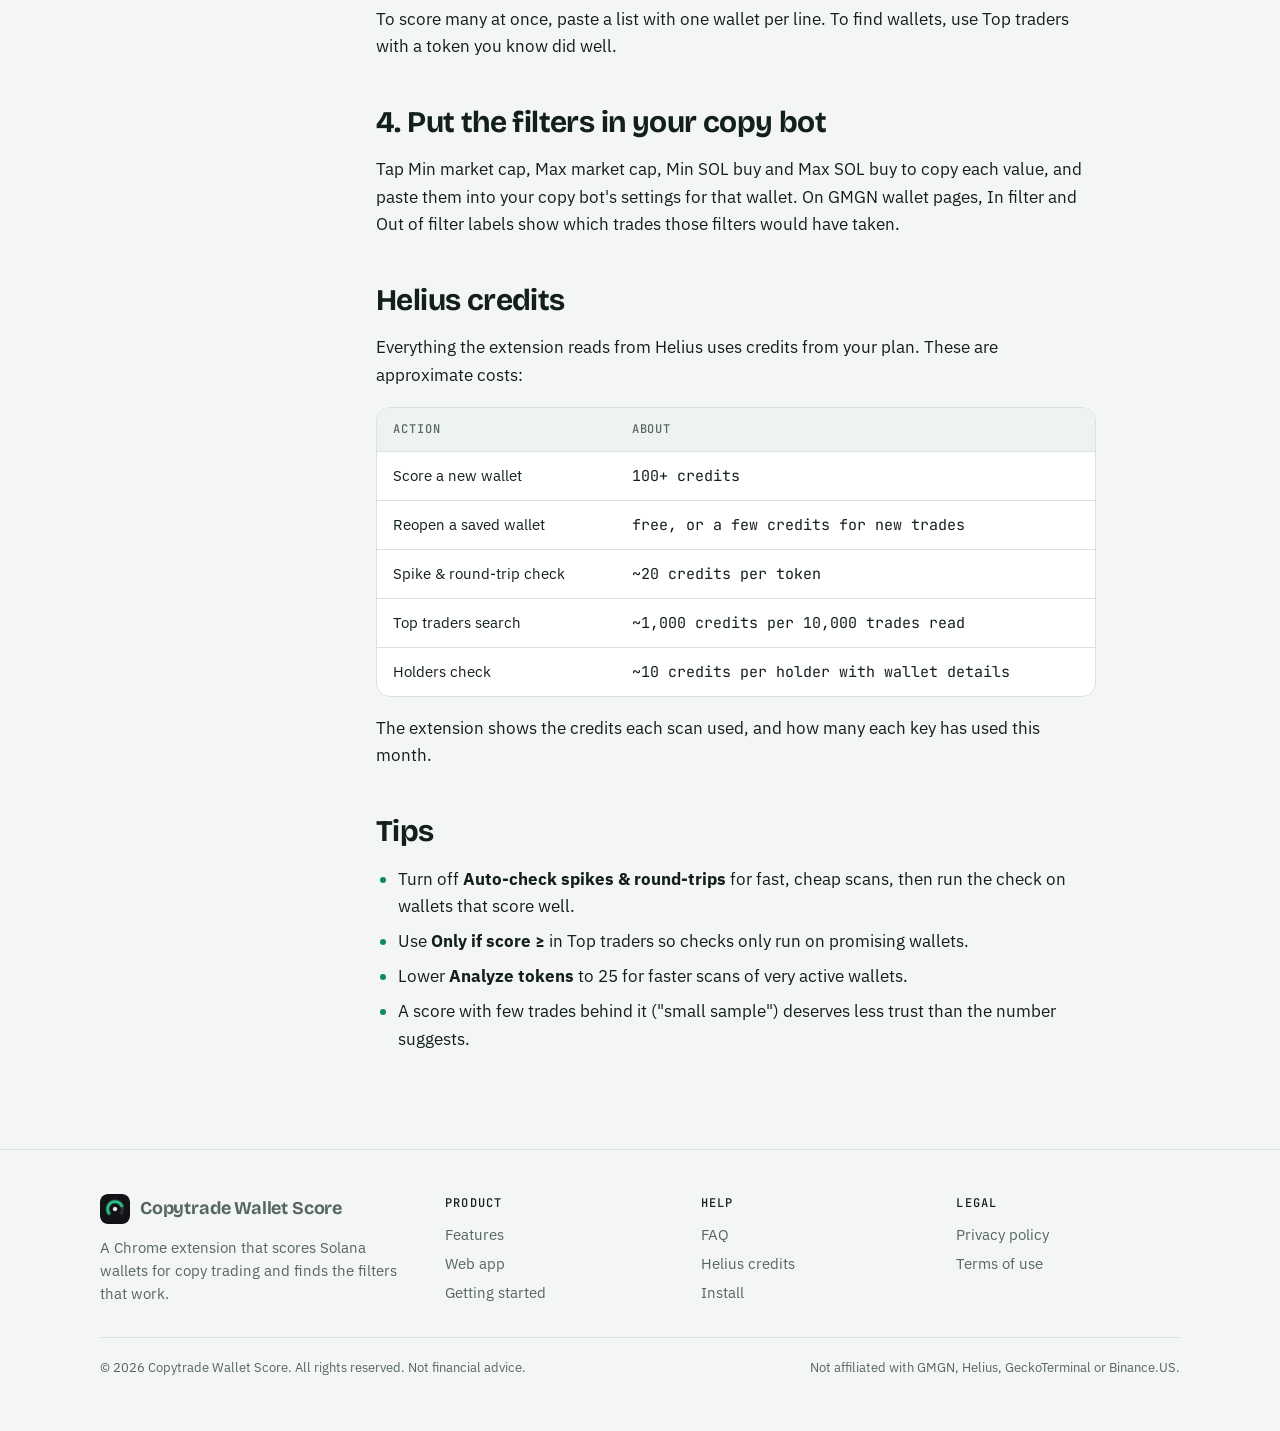
<file: getting-started.html>
<!doctype html>
<html lang="en">
<head>
<meta charset="utf-8">
<meta name="viewport" content="width=device-width, initial-scale=1, viewport-fit=cover">
<title>Getting started · Copytrade Wallet Score</title>
<meta name="description" content="Install the extension, add a free Helius API key and score your first Solana wallet.">
<meta property="og:title" content="Getting started · Copytrade Wallet Score">
<meta property="og:description" content="Install the extension, add a free Helius API key and score your first Solana wallet.">
<meta property="og:type" content="website">
<meta name="theme-color" content="#0b0e0d">
<link rel="icon" type="image/png" sizes="32x32" href="favicon-32.png">
<link rel="apple-touch-icon" href="apple-touch-icon.png">
<link rel="preconnect" href="https://fonts.googleapis.com"><link rel="preconnect" href="https://fonts.gstatic.com" crossorigin>
<link rel="stylesheet" href="https://fonts.googleapis.com/css2?family=Bricolage+Grotesque:opsz,wght@12..96,500;12..96,600;12..96,700&family=IBM+Plex+Sans:wght@400;500;600&family=JetBrains+Mono:wght@400;500;600&display=swap">
<link rel="stylesheet" href="site.css">
</head>
<body>
<header class="site-head"><div class="wrap">
  <a class="brand" href="index.html"><img src="icon.png" alt="" width="30" height="30">Copytrade Wallet Score</a>
  <button class="menu-btn" id="menuBtn" type="button" aria-expanded="false" aria-controls="siteNav">Menu</button>
  <nav class="nav" id="siteNav" aria-label="Main"><a href="features.html">Features</a><a href="app.html">Web app</a><a href="getting-started.html" aria-current="page">Getting started</a><a href="faq.html">FAQ</a><a href="privacy.html">Privacy</a><a class="btn btn-primary" href="getting-started.html#install">Add to Chrome</a></nav>
</div></header>
<main id="main">

<div class="page-head"><div class="wrap"><span class="eyebrow">Getting started</span><h1 style="font-size:clamp(36px,5vw,56px)">Set up in about a minute</h1><p class="lead">Install the extension, add a free Helius key, and score your first wallet.</p></div></div>
<div class="wrap doc">
  <nav class="toc" aria-label="On this page"><a href="#install">Install</a><a href="#key">Get a Helius key</a><a href="#first">Score a wallet</a><a href="#bot">Use the filters</a><a href="#credits">Helius credits</a><a href="#tips">Tips</a></nav>
  <article class="prose">
    <p><b>Prefer to watch?</b> This 45-second walkthrough shows the whole flow, from a token on GMGN to the filters for your bot.</p>
    <div class="vid"><video controls muted playsinline preload="none" poster="walkthrough.jpg" aria-label="Walkthrough video"><source src="walkthrough.mp4" type="video/mp4"></video></div>
    <h2 id="install">1. Install the extension</h2>
    <div class="callout"><p><b>Coming soon to the Chrome Web Store.</b> The extension is in Google's review. This page will link to the listing as soon as it's approved.</p></div>
    <p>Then pin it: click the puzzle icon in Chrome's toolbar and the pin next to Copytrade Wallet Score. Clicking its icon opens the side panel.</p>

    <h2 id="key">2. Get a free Helius API key</h2>
    <ol><li>Go to <a href="https://www.helius.dev" target="_blank" rel="noopener">helius.dev</a> and sign up. The free plan works.</li><li>In the Helius dashboard, open API Keys and copy your key.</li><li>In the extension, open the menu (three lines, top right) and paste it under Helius API keys.</li></ol>
    <p>You can add more than one key. When one runs out of monthly credits, the next is used automatically.</p>

    <h2 id="first">3. Score your first wallet</h2>
    <ol><li>Copy a wallet address, for example from a token's top traders on GMGN.</li><li>Paste it into the Wallet tab and press Score.</li><li>Read the score, its breakdown, and the filters vs all trades table.</li></ol>
    <p>To score many at once, paste a list with one wallet per line. To find wallets, use Top traders with a token you know did well.</p>

    <h2 id="bot">4. Put the filters in your copy bot</h2>
    <p>Tap Min market cap, Max market cap, Min SOL buy and Max SOL buy to copy each value, and paste them into your copy bot's settings for that wallet. On GMGN wallet pages, In filter and Out of filter labels show which trades those filters would have taken.</p>

    <h2 id="credits">Helius credits</h2>
    <p>Everything the extension reads from Helius uses credits from your plan. These are approximate costs:</p>
    <div class="tbl"><table><thead><tr><th>Action</th><th>About</th></tr></thead><tbody>
      <tr><td>Score a new wallet</td><td class="num">100+ credits</td></tr>
      <tr><td>Reopen a saved wallet</td><td class="num">free, or a few credits for new trades</td></tr>
      <tr><td>Spike &amp; round-trip check</td><td class="num">~20 credits per token</td></tr>
      <tr><td>Top traders search</td><td class="num">~1,000 credits per 10,000 trades read</td></tr>
      <tr><td>Holders check</td><td class="num">~10 credits per holder with wallet details</td></tr>
    </tbody></table></div>
    <p>The extension shows the credits each scan used, and how many each key has used this month.</p>

    <h2 id="tips">Tips</h2>
    <ul><li>Turn off <b>Auto-check spikes &amp; round-trips</b> for fast, cheap scans, then run the check on wallets that score well.</li><li>Use <b>Only if score ≥</b> in Top traders so checks only run on promising wallets.</li><li>Lower <b>Analyze tokens</b> to 25 for faster scans of very active wallets.</li><li>A score with few trades behind it ("small sample") deserves less trust than the number suggests.</li></ul>
  </article>
</div>

</main>
<footer class="site-foot"><div class="wrap">
  <div><a class="brand" href="index.html"><img src="icon.png" alt="" width="30" height="30">Copytrade Wallet Score</a>
    <p style="margin-top:12px;max-width:34ch">A Chrome extension that scores Solana wallets for copy trading and finds the filters that work.</p></div>
  <div><h4>Product</h4><ul><li><a href="features.html">Features</a></li><li><a href="app.html">Web app</a></li><li><a href="getting-started.html">Getting started</a></li></ul></div>
  <div><h4>Help</h4><ul><li><a href="faq.html">FAQ</a></li><li><a href="getting-started.html#credits">Helius credits</a></li><li><a href="getting-started.html#install">Install</a></li></ul></div>
  <div><h4>Legal</h4><ul><li><a href="privacy.html">Privacy policy</a></li><li><a href="terms.html">Terms of use</a></li></ul></div>
  <div class="fine"><span>© 2026 Copytrade Wallet Score. All rights reserved. Not financial advice.</span><span>Not affiliated with GMGN, Helius, GeckoTerminal or Binance.US.</span></div>
</div></footer>
<script>
(function(){var b=document.getElementById('menuBtn'),n=document.getElementById('siteNav');if(!b||!n)return;
b.addEventListener('click',function(){var o=n.classList.toggle('open');b.setAttribute('aria-expanded',o?'true':'false')});})();
</script>
</body>
</html>
</file>
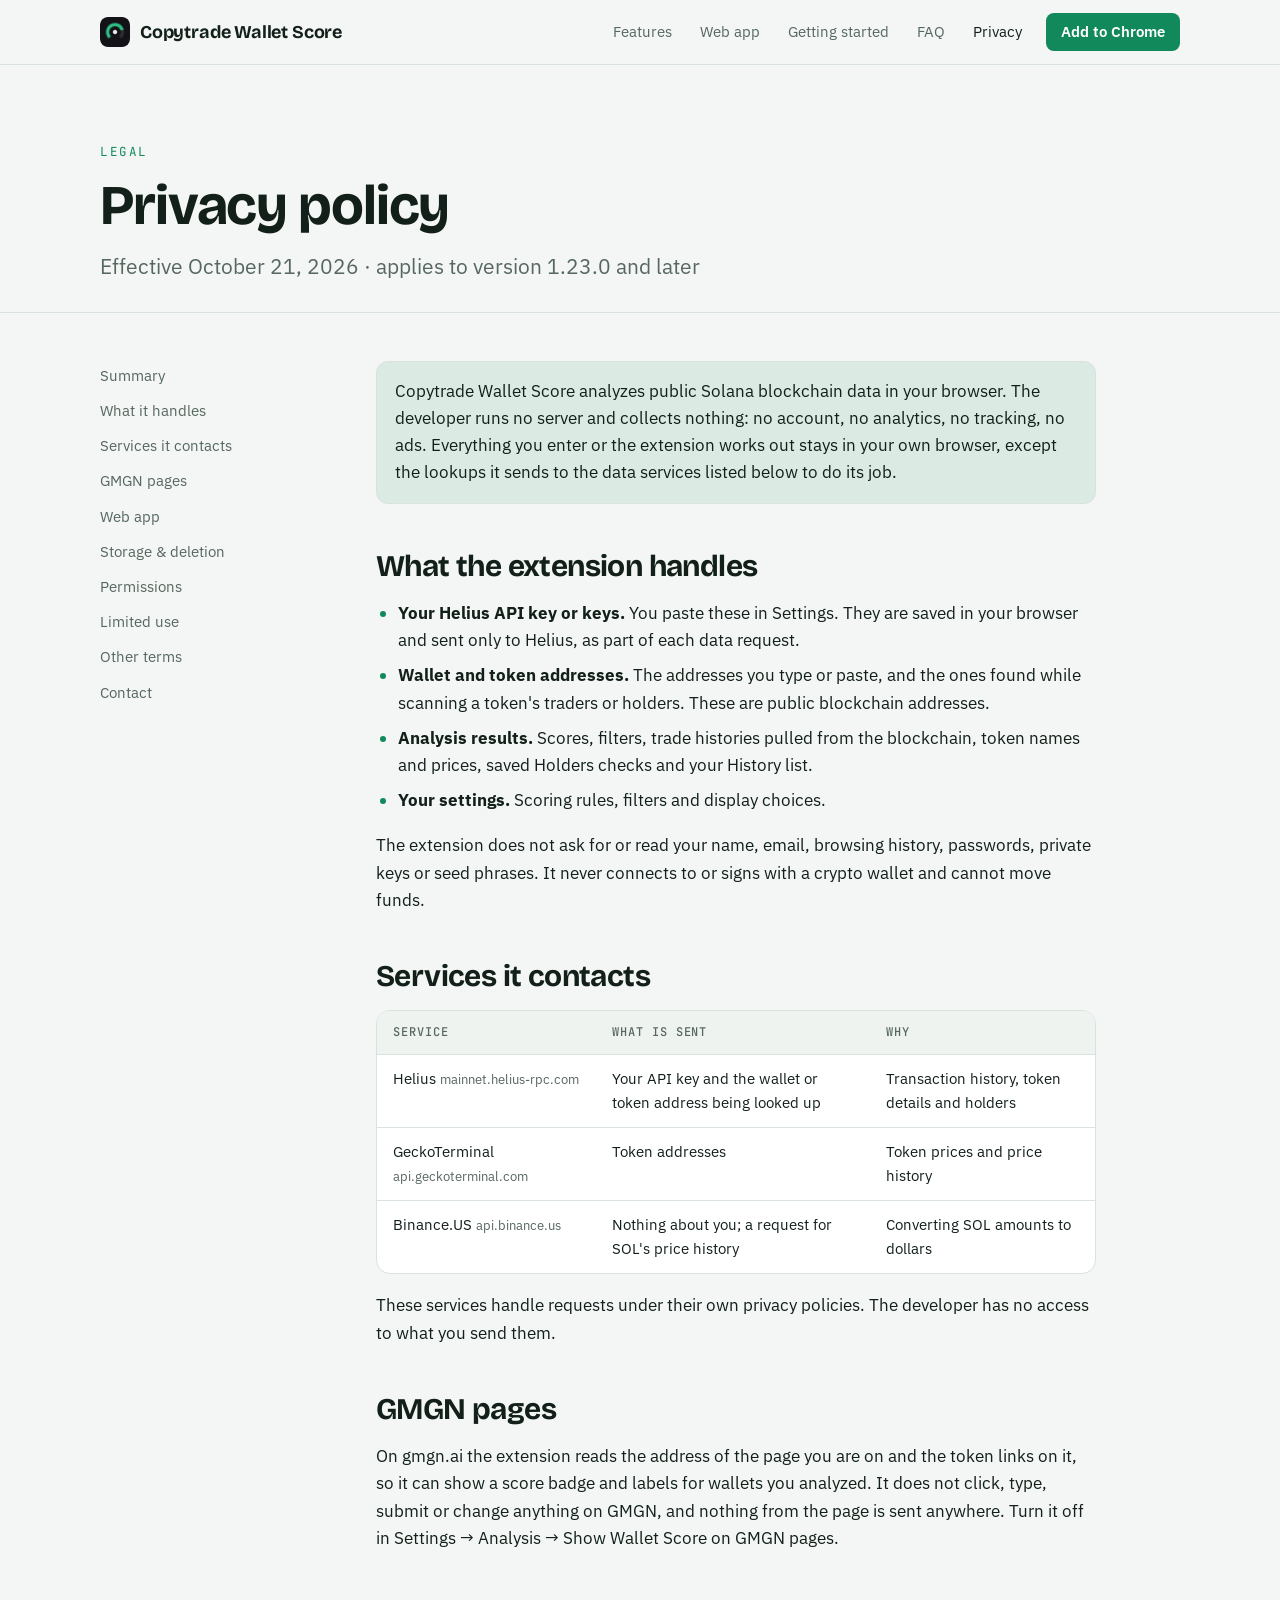
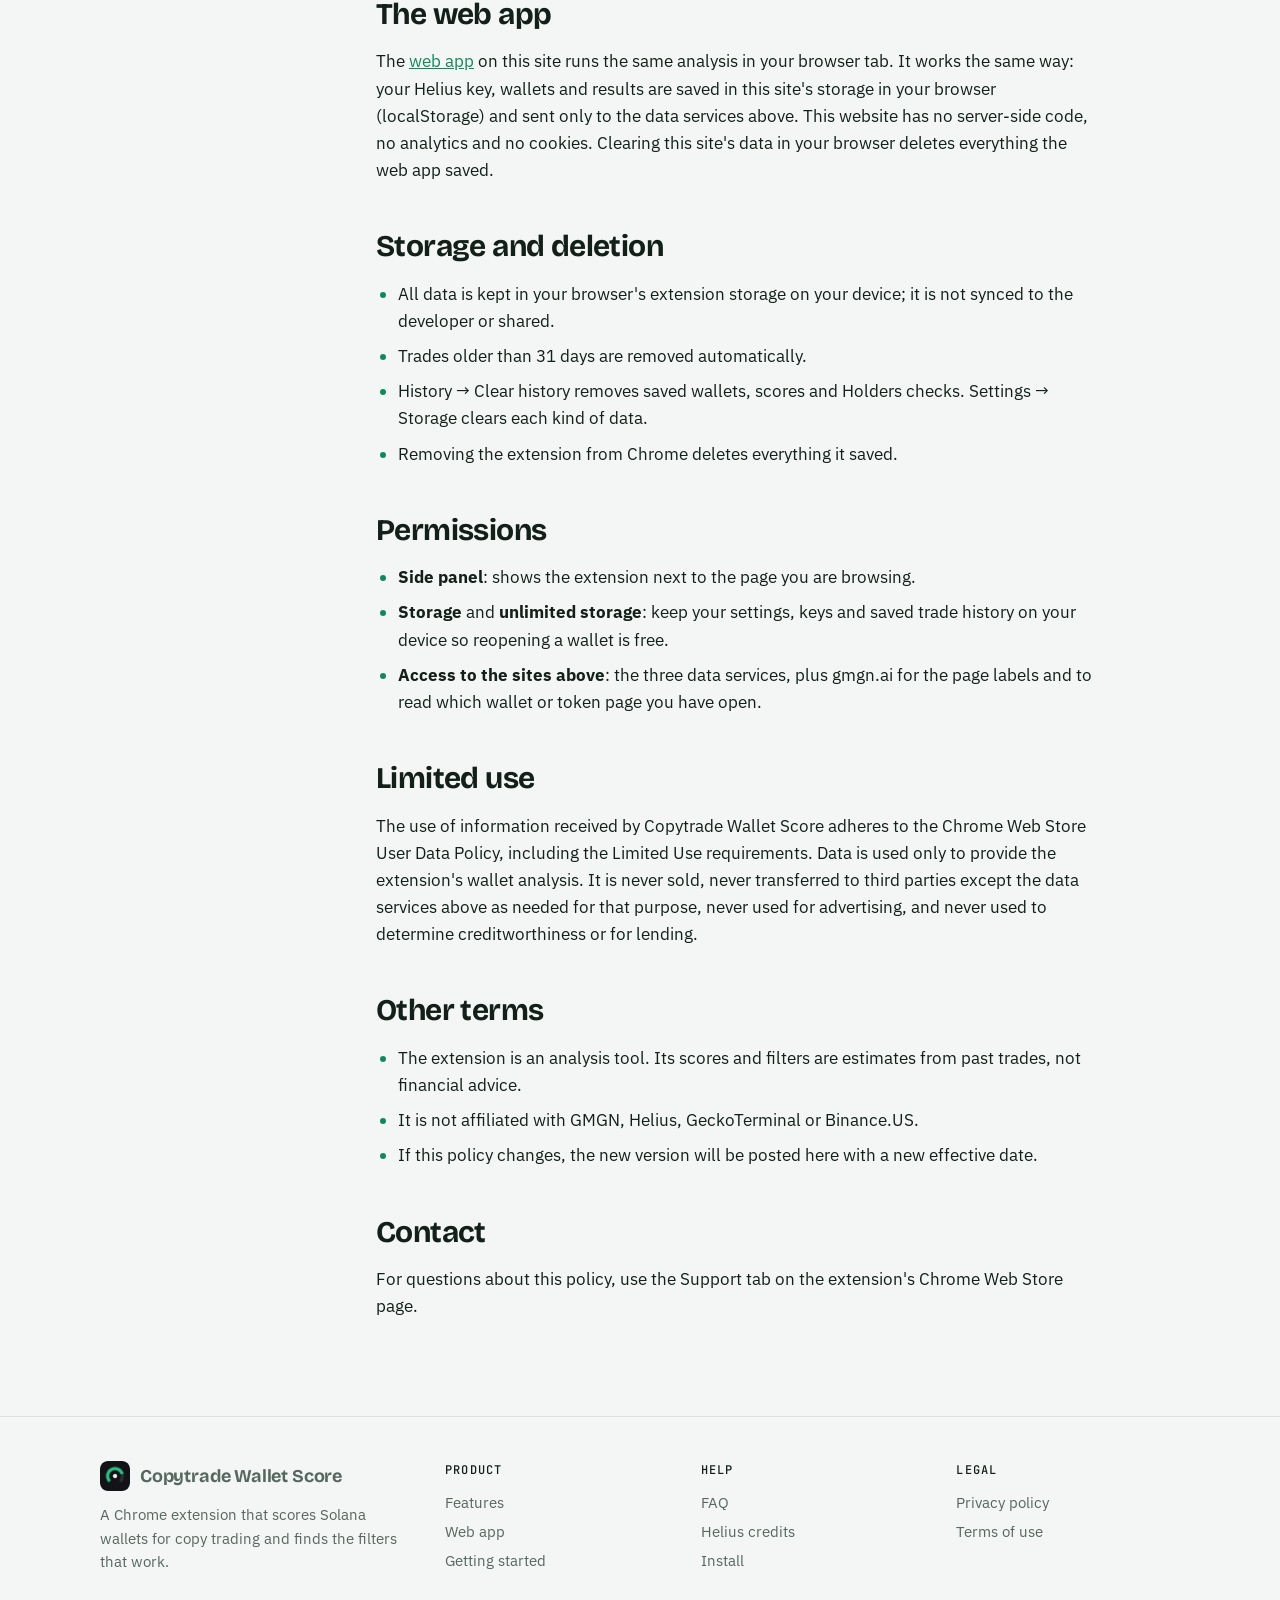
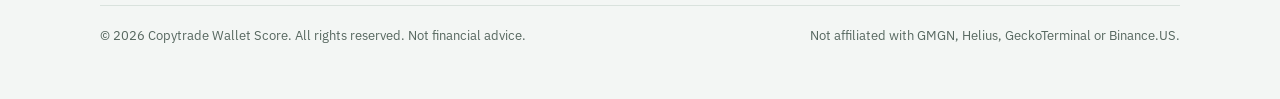
<file: privacy.html>
<!doctype html>
<html lang="en">
<head>
<meta charset="utf-8">
<meta name="viewport" content="width=device-width, initial-scale=1, viewport-fit=cover">
<title>Privacy policy · Copytrade Wallet Score</title>
<meta name="description" content="How Copytrade Wallet Score handles data: no server, no tracking, everything stays in your browser.">
<meta property="og:title" content="Privacy policy · Copytrade Wallet Score">
<meta property="og:description" content="How Copytrade Wallet Score handles data: no server, no tracking, everything stays in your browser.">
<meta property="og:type" content="website">
<meta name="theme-color" content="#0b0e0d">
<link rel="icon" type="image/png" sizes="32x32" href="favicon-32.png">
<link rel="apple-touch-icon" href="apple-touch-icon.png">
<link rel="preconnect" href="https://fonts.googleapis.com"><link rel="preconnect" href="https://fonts.gstatic.com" crossorigin>
<link rel="stylesheet" href="https://fonts.googleapis.com/css2?family=Bricolage+Grotesque:opsz,wght@12..96,500;12..96,600;12..96,700&family=IBM+Plex+Sans:wght@400;500;600&family=JetBrains+Mono:wght@400;500;600&display=swap">
<link rel="stylesheet" href="site.css">
</head>
<body>
<header class="site-head"><div class="wrap">
  <a class="brand" href="index.html"><img src="icon.png" alt="" width="30" height="30">Copytrade Wallet Score</a>
  <button class="menu-btn" id="menuBtn" type="button" aria-expanded="false" aria-controls="siteNav">Menu</button>
  <nav class="nav" id="siteNav" aria-label="Main"><a href="features.html">Features</a><a href="app.html">Web app</a><a href="getting-started.html">Getting started</a><a href="faq.html">FAQ</a><a href="privacy.html" aria-current="page">Privacy</a><a class="btn btn-primary" href="getting-started.html#install">Add to Chrome</a></nav>
</div></header>
<main id="main">

<div class="page-head"><div class="wrap"><span class="eyebrow">Legal</span><h1 style="font-size:clamp(36px,5vw,56px)">Privacy policy</h1><p class="lead">Effective October 21, 2026 · applies to version 1.23.0 and later</p></div></div>
<div class="wrap doc">
  <nav class="toc" aria-label="On this page"><a href="#summary">Summary</a><a href="#data">What it handles</a><a href="#services">Services it contacts</a><a href="#gmgn-pages">GMGN pages</a><a href="#webapp">Web app</a><a href="#storage">Storage &amp; deletion</a><a href="#permissions">Permissions</a><a href="#limited">Limited use</a><a href="#other">Other terms</a><a href="#contact">Contact</a></nav>
  <article class="prose">
    <div class="callout" id="summary"><p>Copytrade Wallet Score analyzes public Solana blockchain data in your browser. The developer runs no server and collects nothing: no account, no analytics, no tracking, no ads. Everything you enter or the extension works out stays in your own browser, except the lookups it sends to the data services listed below to do its job.</p></div>
    <h2 id="data">What the extension handles</h2>
    <ul><li><b>Your Helius API key or keys.</b> You paste these in Settings. They are saved in your browser and sent only to Helius, as part of each data request.</li><li><b>Wallet and token addresses.</b> The addresses you type or paste, and the ones found while scanning a token's traders or holders. These are public blockchain addresses.</li><li><b>Analysis results.</b> Scores, filters, trade histories pulled from the blockchain, token names and prices, saved Holders checks and your History list.</li><li><b>Your settings.</b> Scoring rules, filters and display choices.</li></ul>
    <p>The extension does not ask for or read your name, email, browsing history, passwords, private keys or seed phrases. It never connects to or signs with a crypto wallet and cannot move funds.</p>
    <h2 id="services">Services it contacts</h2>
    <div class="tbl"><table><thead><tr><th>Service</th><th>What is sent</th><th>Why</th></tr></thead><tbody>
      <tr><td>Helius <small>mainnet.helius-rpc.com</small></td><td>Your API key and the wallet or token address being looked up</td><td>Transaction history, token details and holders</td></tr>
      <tr><td>GeckoTerminal <small>api.geckoterminal.com</small></td><td>Token addresses</td><td>Token prices and price history</td></tr>
      <tr><td>Binance.US <small>api.binance.us</small></td><td>Nothing about you; a request for SOL's price history</td><td>Converting SOL amounts to dollars</td></tr>
    </tbody></table></div>
    <p>These services handle requests under their own privacy policies. The developer has no access to what you send them.</p>
    <h2 id="gmgn-pages">GMGN pages</h2>
    <p>On gmgn.ai the extension reads the address of the page you are on and the token links on it, so it can show a score badge and labels for wallets you analyzed. It does not click, type, submit or change anything on GMGN, and nothing from the page is sent anywhere. Turn it off in Settings → Analysis → Show Wallet Score on GMGN pages.</p>
    <h2 id="webapp">The web app</h2>
    <p>The <a href="app.html">web app</a> on this site runs the same analysis in your browser tab. It works the same way: your Helius key, wallets and results are saved in this site's storage in your browser (localStorage) and sent only to the data services above. This website has no server-side code, no analytics and no cookies. Clearing this site's data in your browser deletes everything the web app saved.</p>
    <h2 id="storage">Storage and deletion</h2>
    <ul><li>All data is kept in your browser's extension storage on your device; it is not synced to the developer or shared.</li><li>Trades older than 31 days are removed automatically.</li><li>History → Clear history removes saved wallets, scores and Holders checks. Settings → Storage clears each kind of data.</li><li>Removing the extension from Chrome deletes everything it saved.</li></ul>
    <h2 id="permissions">Permissions</h2>
    <ul><li><b>Side panel</b>: shows the extension next to the page you are browsing.</li><li><b>Storage</b> and <b>unlimited storage</b>: keep your settings, keys and saved trade history on your device so reopening a wallet is free.</li><li><b>Access to the sites above</b>: the three data services, plus gmgn.ai for the page labels and to read which wallet or token page you have open.</li></ul>
    <h2 id="limited">Limited use</h2>
    <p>The use of information received by Copytrade Wallet Score adheres to the Chrome Web Store User Data Policy, including the Limited Use requirements. Data is used only to provide the extension's wallet analysis. It is never sold, never transferred to third parties except the data services above as needed for that purpose, never used for advertising, and never used to determine creditworthiness or for lending.</p>
    <h2 id="other">Other terms</h2>
    <ul><li>The extension is an analysis tool. Its scores and filters are estimates from past trades, not financial advice.</li><li>It is not affiliated with GMGN, Helius, GeckoTerminal or Binance.US.</li><li>If this policy changes, the new version will be posted here with a new effective date.</li></ul>
    <h2 id="contact">Contact</h2>
    <p>For questions about this policy, use the Support tab on the extension's Chrome Web Store page.</p>
  </article>
</div>

</main>
<footer class="site-foot"><div class="wrap">
  <div><a class="brand" href="index.html"><img src="icon.png" alt="" width="30" height="30">Copytrade Wallet Score</a>
    <p style="margin-top:12px;max-width:34ch">A Chrome extension that scores Solana wallets for copy trading and finds the filters that work.</p></div>
  <div><h4>Product</h4><ul><li><a href="features.html">Features</a></li><li><a href="app.html">Web app</a></li><li><a href="getting-started.html">Getting started</a></li></ul></div>
  <div><h4>Help</h4><ul><li><a href="faq.html">FAQ</a></li><li><a href="getting-started.html#credits">Helius credits</a></li><li><a href="getting-started.html#install">Install</a></li></ul></div>
  <div><h4>Legal</h4><ul><li><a href="privacy.html">Privacy policy</a></li><li><a href="terms.html">Terms of use</a></li></ul></div>
  <div class="fine"><span>© 2026 Copytrade Wallet Score. All rights reserved. Not financial advice.</span><span>Not affiliated with GMGN, Helius, GeckoTerminal or Binance.US.</span></div>
</div></footer>
<script>
(function(){var b=document.getElementById('menuBtn'),n=document.getElementById('siteNav');if(!b||!n)return;
b.addEventListener('click',function(){var o=n.classList.toggle('open');b.setAttribute('aria-expanded',o?'true':'false')});})();
</script>
</body>
</html>
</file>
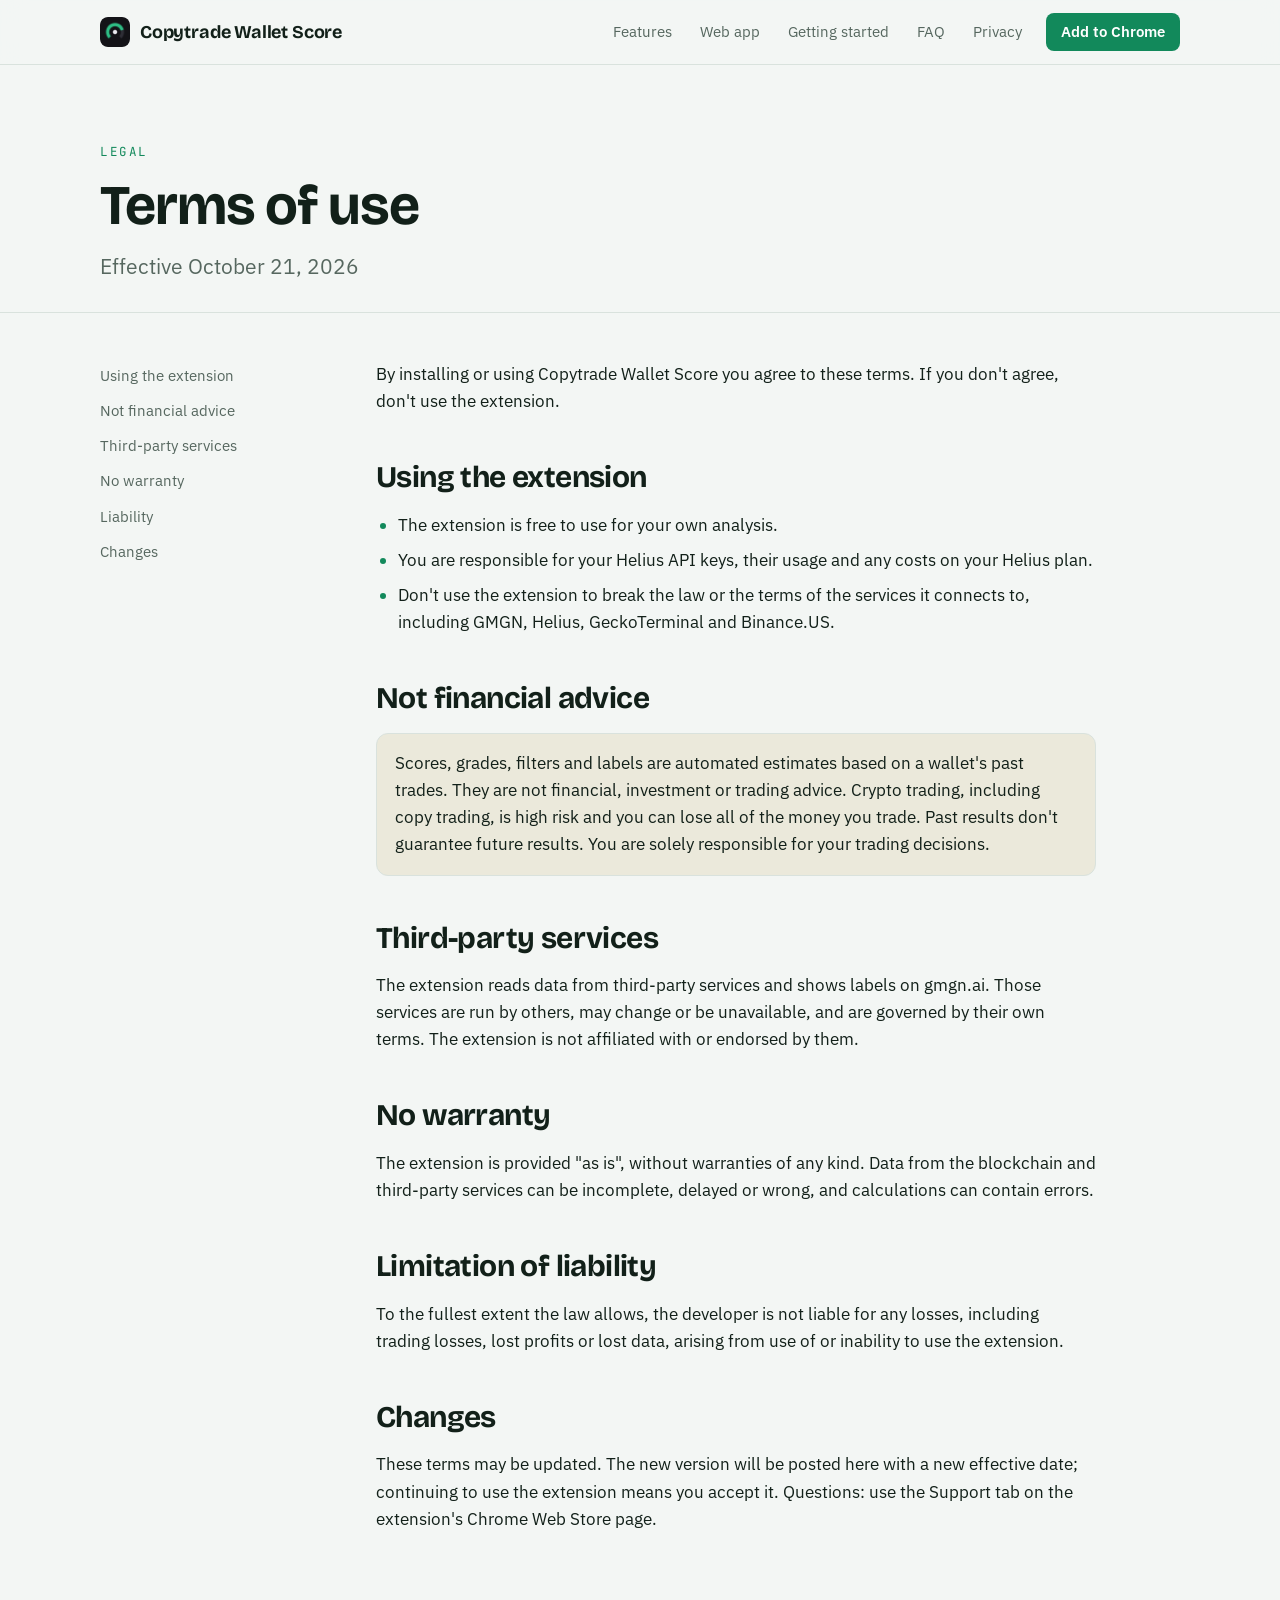
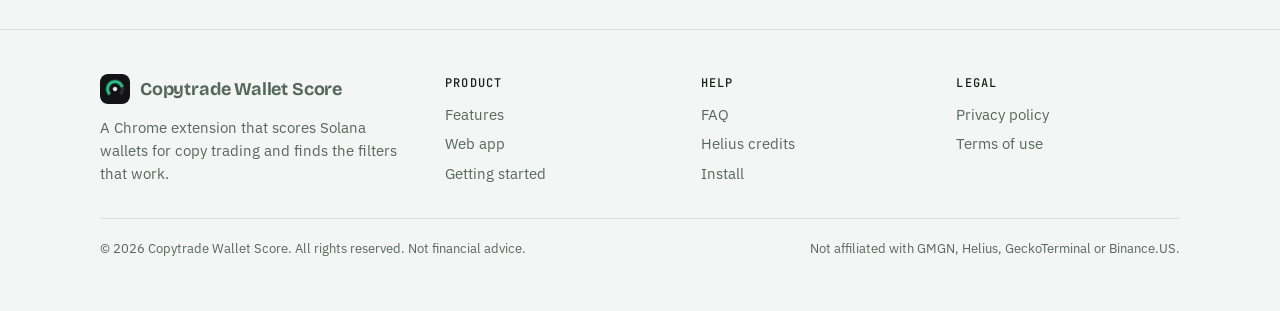
<file: terms.html>
<!doctype html>
<html lang="en">
<head>
<meta charset="utf-8">
<meta name="viewport" content="width=device-width, initial-scale=1, viewport-fit=cover">
<title>Terms of use · Copytrade Wallet Score</title>
<meta name="description" content="Terms of use and risk disclaimer for Copytrade Wallet Score.">
<meta property="og:title" content="Terms of use · Copytrade Wallet Score">
<meta property="og:description" content="Terms of use and risk disclaimer for Copytrade Wallet Score.">
<meta property="og:type" content="website">
<meta name="theme-color" content="#0b0e0d">
<link rel="icon" type="image/png" sizes="32x32" href="favicon-32.png">
<link rel="apple-touch-icon" href="apple-touch-icon.png">
<link rel="preconnect" href="https://fonts.googleapis.com"><link rel="preconnect" href="https://fonts.gstatic.com" crossorigin>
<link rel="stylesheet" href="https://fonts.googleapis.com/css2?family=Bricolage+Grotesque:opsz,wght@12..96,500;12..96,600;12..96,700&family=IBM+Plex+Sans:wght@400;500;600&family=JetBrains+Mono:wght@400;500;600&display=swap">
<link rel="stylesheet" href="site.css">
</head>
<body>
<header class="site-head"><div class="wrap">
  <a class="brand" href="index.html"><img src="icon.png" alt="" width="30" height="30">Copytrade Wallet Score</a>
  <button class="menu-btn" id="menuBtn" type="button" aria-expanded="false" aria-controls="siteNav">Menu</button>
  <nav class="nav" id="siteNav" aria-label="Main"><a href="features.html">Features</a><a href="app.html">Web app</a><a href="getting-started.html">Getting started</a><a href="faq.html">FAQ</a><a href="privacy.html">Privacy</a><a class="btn btn-primary" href="getting-started.html#install">Add to Chrome</a></nav>
</div></header>
<main id="main">

<div class="page-head"><div class="wrap"><span class="eyebrow">Legal</span><h1 style="font-size:clamp(36px,5vw,56px)">Terms of use</h1><p class="lead">Effective October 21, 2026</p></div></div>
<div class="wrap doc">
  <nav class="toc" aria-label="On this page"><a href="#use">Using the extension</a><a href="#advice">Not financial advice</a><a href="#third">Third-party services</a><a href="#warranty">No warranty</a><a href="#liability">Liability</a><a href="#changes">Changes</a></nav>
  <article class="prose">
    <p>By installing or using Copytrade Wallet Score you agree to these terms. If you don't agree, don't use the extension.</p>
    <h2 id="use">Using the extension</h2>
    <ul><li>The extension is free to use for your own analysis.</li><li>You are responsible for your Helius API keys, their usage and any costs on your Helius plan.</li><li>Don't use the extension to break the law or the terms of the services it connects to, including GMGN, Helius, GeckoTerminal and Binance.US.</li></ul>
    <h2 id="advice">Not financial advice</h2>
    <div class="callout warn"><p>Scores, grades, filters and labels are automated estimates based on a wallet's past trades. They are not financial, investment or trading advice. Crypto trading, including copy trading, is high risk and you can lose all of the money you trade. Past results don't guarantee future results. You are solely responsible for your trading decisions.</p></div>
    <h2 id="third">Third-party services</h2>
    <p>The extension reads data from third-party services and shows labels on gmgn.ai. Those services are run by others, may change or be unavailable, and are governed by their own terms. The extension is not affiliated with or endorsed by them.</p>
    <h2 id="warranty">No warranty</h2>
    <p>The extension is provided "as is", without warranties of any kind. Data from the blockchain and third-party services can be incomplete, delayed or wrong, and calculations can contain errors.</p>
    <h2 id="liability">Limitation of liability</h2>
    <p>To the fullest extent the law allows, the developer is not liable for any losses, including trading losses, lost profits or lost data, arising from use of or inability to use the extension.</p>
    <h2 id="changes">Changes</h2>
    <p>These terms may be updated. The new version will be posted here with a new effective date; continuing to use the extension means you accept it. Questions: use the Support tab on the extension's Chrome Web Store page.</p>
  </article>
</div>

</main>
<footer class="site-foot"><div class="wrap">
  <div><a class="brand" href="index.html"><img src="icon.png" alt="" width="30" height="30">Copytrade Wallet Score</a>
    <p style="margin-top:12px;max-width:34ch">A Chrome extension that scores Solana wallets for copy trading and finds the filters that work.</p></div>
  <div><h4>Product</h4><ul><li><a href="features.html">Features</a></li><li><a href="app.html">Web app</a></li><li><a href="getting-started.html">Getting started</a></li></ul></div>
  <div><h4>Help</h4><ul><li><a href="faq.html">FAQ</a></li><li><a href="getting-started.html#credits">Helius credits</a></li><li><a href="getting-started.html#install">Install</a></li></ul></div>
  <div><h4>Legal</h4><ul><li><a href="privacy.html">Privacy policy</a></li><li><a href="terms.html">Terms of use</a></li></ul></div>
  <div class="fine"><span>© 2026 Copytrade Wallet Score. All rights reserved. Not financial advice.</span><span>Not affiliated with GMGN, Helius, GeckoTerminal or Binance.US.</span></div>
</div></footer>
<script>
(function(){var b=document.getElementById('menuBtn'),n=document.getElementById('siteNav');if(!b||!n)return;
b.addEventListener('click',function(){var o=n.classList.toggle('open');b.setAttribute('aria-expanded',o?'true':'false')});})();
</script>
</body>
</html>
</file>
<file: site.css>
/* Layout: a trading-desk reading column (max 1120px) with wide bands for the hero and showcases; score-dial motif from the extension's own icon.
   Dark-first, matching the extension's side panel; a light theme for readers who prefer it. */
:root{
  --bg:#0b0e0d; --surface:#121715; --raise:#18201c; --line:#212b26; --text:#e7eeea; --muted:#94a49c;
  --accent:#2ebd85; --accent-ink:#04130c; --accent-soft:rgba(46,189,133,.13);
  --warn:#f0b90b; --bad:#f6465d; --info:#6aa6ff; --dev:#c08cff;
  --display:"Bricolage Grotesque","Avenir Next","Segoe UI",system-ui,sans-serif;
  --body:"IBM Plex Sans","Segoe UI",system-ui,sans-serif;
  --mono:"JetBrains Mono",ui-monospace,Consolas,monospace;
  color-scheme:dark;
}
@media (prefers-color-scheme: light){:root:not([data-theme="dark"]){
  --bg:#f3f6f4; --surface:#ffffff; --raise:#eef3f0; --line:#d9e2dd; --text:#122019; --muted:#56675f;
  --accent:#12895b; --accent-ink:#ffffff; --accent-soft:rgba(18,137,91,.10);
  --warn:#a87700; --bad:#d23048; --info:#2f6fd6; --dev:#7d4ad1; color-scheme:light}}
:root[data-theme="light"]{
  --bg:#f3f6f4; --surface:#ffffff; --raise:#eef3f0; --line:#d9e2dd; --text:#122019; --muted:#56675f;
  --accent:#12895b; --accent-ink:#ffffff; --accent-soft:rgba(18,137,91,.10);
  --warn:#a87700; --bad:#d23048; --info:#2f6fd6; --dev:#7d4ad1; color-scheme:light}

*{box-sizing:border-box}
html{scroll-behavior:smooth}
body{margin:0;background:var(--bg);color:var(--text);font-family:var(--body);font-size:17px;line-height:1.6;-webkit-font-smoothing:antialiased}
img{max-width:100%;height:auto;display:block}
a{color:var(--accent)}
a:focus-visible,button:focus-visible,summary:focus-visible{outline:2px solid var(--accent);outline-offset:3px;border-radius:6px}
.wrap{max-width:1120px;margin:0 auto;padding-left:max(20px,env(safe-area-inset-left,0px));padding-right:max(20px,env(safe-area-inset-right,0px))}
h1,h2,h3{font-family:var(--display);line-height:1.08;letter-spacing:-.02em;text-wrap:balance;margin:0}
h1{font-size:clamp(40px,6.4vw,72px);font-weight:700}
h2{font-size:clamp(30px,4vw,44px);font-weight:700}
h3{font-size:21px;font-weight:600;letter-spacing:-.01em}
p{margin:0}
.lead{font-size:clamp(18px,2vw,21px);color:var(--muted);max-width:60ch}
.eyebrow{font-family:var(--mono);font-size:12.5px;letter-spacing:.12em;text-transform:uppercase;color:var(--accent)}
.mono{font-family:var(--mono)}
.num{font-family:var(--mono);font-variant-numeric:tabular-nums}

/* header */
body::before{content:"";position:fixed;inset:0 0 auto;height:env(safe-area-inset-top,0px);z-index:60;background:var(--bg)}
.site-head{position:sticky;top:env(safe-area-inset-top,0px);z-index:50;background:color-mix(in srgb,var(--bg) 86%,transparent);backdrop-filter:blur(12px);border-bottom:1px solid var(--line)}
.site-head .wrap{display:flex;align-items:center;gap:20px;min-height:64px}
.brand{display:flex;align-items:center;gap:10px;text-decoration:none;color:var(--text);font-family:var(--display);font-weight:700;font-size:18px;letter-spacing:-.01em}
.brand img{width:30px;height:30px;border-radius:8px}
.nav{display:flex;gap:4px;margin-left:auto;align-items:center}
.nav a{color:var(--muted);text-decoration:none;font-size:15px;padding:8px 12px;border-radius:8px}
.nav a:hover{color:var(--text);background:var(--raise)}
.nav a[aria-current="page"]{color:var(--text)}
.btn{display:inline-flex;align-items:center;gap:8px;font-family:var(--body);font-weight:600;font-size:16px;text-decoration:none;border-radius:10px;padding:12px 18px;border:1px solid transparent;cursor:pointer;line-height:1.2}
.btn-primary{background:var(--accent);color:var(--accent-ink)}
.btn-primary:hover{filter:brightness(1.08)}
.btn-ghost{border-color:var(--line);color:var(--text);background:transparent}
.btn-ghost:hover{background:var(--raise)}
.nav .btn{padding:9px 14px;font-size:14.5px;margin-left:8px;color:var(--accent-ink)}
.menu-btn{display:none;margin-left:auto;background:none;border:1px solid var(--line);color:var(--text);border-radius:8px;padding:8px 10px;font:inherit;font-size:14px}
@media (max-width:860px){
  .menu-btn{display:inline-flex}
  .nav{display:none;position:absolute;left:0;right:0;top:100%;flex-direction:column;align-items:stretch;gap:2px;background:var(--surface);border-bottom:1px solid var(--line);padding:10px max(20px,env(safe-area-inset-right,0px)) 16px max(20px,env(safe-area-inset-left,0px))}
  .nav.open{display:flex}
  .nav .btn{margin:8px 0 0;justify-content:center}
}

/* sections */
section{padding-block:clamp(56px,8vw,104px)}
.band{background:var(--surface);border-block:1px solid var(--line)}
.sec-head{display:flex;flex-direction:column;gap:14px;max-width:720px;margin-bottom:44px}

/* hero */
.hero{padding-block:clamp(48px,7vw,96px) clamp(40px,6vw,80px)}
.hero .wrap{display:grid;grid-template-columns:minmax(0,1.15fr) minmax(0,.85fr);gap:56px;align-items:center}
.hero-copy{display:flex;flex-direction:column;gap:22px;min-width:0}
.hero h1 em{font-style:normal;color:var(--accent)}
.hero-cta{display:flex;flex-wrap:wrap;gap:12px;align-items:center}
.hero-note{font-size:14px;color:var(--muted)}
.chips{display:flex;flex-wrap:wrap;gap:8px}
.chip{font-family:var(--body);font-weight:600;font-size:12.5px;padding:3px 9px;border-radius:6px;white-space:nowrap}
.chip.dev{color:var(--dev);background:color-mix(in srgb,var(--dev) 16%,transparent)}
.chip.spike{color:var(--warn);background:color-mix(in srgb,var(--warn) 15%,transparent)}
.chip.rt{color:var(--info);background:color-mix(in srgb,var(--info) 15%,transparent)}
.chip.qs{color:var(--bad);background:color-mix(in srgb,var(--bad) 14%,transparent)}
.chip.in{color:var(--accent);background:var(--accent-soft)}
.chip.out{color:var(--muted);background:color-mix(in srgb,var(--muted) 16%,transparent)}

/* score card (hero demo) */
.scorecard{background:var(--surface);border:1px solid var(--line);border-radius:18px;padding:22px;display:flex;flex-direction:column;gap:18px;box-shadow:0 30px 70px -30px rgba(0,0,0,.55)}
.sc-top{display:flex;align-items:center;gap:18px}
.dial{--v:86;width:118px;aspect-ratio:1;max-width:100%;border-radius:50%;flex:0 0 auto;display:grid;place-items:center;
  background:radial-gradient(closest-side,var(--surface) 78%,transparent 79% 100%),conic-gradient(from -135deg,var(--accent) calc(var(--v)*2.7deg),var(--line) 0 270deg,transparent 0)}
.dial b{font-family:var(--display);font-size:38px;line-height:1}
.dial small{display:block;font-family:var(--mono);font-size:11px;color:var(--muted);text-align:center}
.sc-grade{display:flex;flex-direction:column;gap:4px;min-width:0}
.sc-grade strong{font-family:var(--display);font-size:22px;color:var(--accent)}
.sc-grade span{font-size:14px;color:var(--muted)}
.sc-addr{font-family:var(--mono);font-size:13px;color:var(--muted)}
.sc-lines{display:flex;flex-direction:column;gap:7px;margin:0;padding:0;list-style:none;font-size:14.5px}
.sc-lines li{display:grid;grid-template-columns:52px 1fr;gap:8px;align-items:baseline}
.sc-lines .p{font-family:var(--mono);font-weight:600;text-align:right}
.pos{color:var(--accent)}.neg{color:var(--bad)}
.sc-filters{display:grid;grid-template-columns:repeat(4,minmax(0,1fr));gap:8px}
.sc-filters div{background:var(--raise);border-radius:10px;padding:8px 10px;min-width:0}
.sc-filters span{display:block;font-size:11px;color:var(--muted);text-transform:uppercase;letter-spacing:.06em}
.sc-filters b{font-family:var(--mono);font-size:15px}
.sc-cap{font-size:12px;color:var(--muted);text-align:center}
@media (prefers-reduced-motion:no-preference){
  .dial{animation:dial 1.4s cubic-bezier(.2,.8,.2,1) both}
  @property --v{syntax:"<number>";inherits:false;initial-value:86}
  @keyframes dial{from{--v:0}to{--v:86}}
}

/* proof strip */
.facts{display:grid;grid-template-columns:repeat(4,minmax(0,1fr));gap:1px;background:var(--line);border:1px solid var(--line);border-radius:14px;overflow:hidden}
.facts div{background:var(--surface);padding:20px 22px;display:flex;flex-direction:column;gap:4px;min-width:0}
.facts b{font-family:var(--display);font-size:28px;letter-spacing:-.02em}
.facts span{font-size:14px;color:var(--muted)}

/* steps (a real sequence) */
.steps{display:grid;grid-template-columns:repeat(3,minmax(0,1fr));gap:24px;counter-reset:s;list-style:none;margin:0;padding:0}
.steps li{counter-increment:s;display:flex;flex-direction:column;gap:10px;padding-top:18px;border-top:2px solid var(--line);min-width:0}
.steps li::before{content:"Step " counter(s);font-family:var(--mono);font-size:12.5px;letter-spacing:.1em;text-transform:uppercase;color:var(--accent)}
.steps p{color:var(--muted)}

/* feature rows with screenshots */
.feature{display:grid;grid-template-columns:minmax(0,1fr) minmax(0,1fr);gap:56px;align-items:center}
.feature+.feature{margin-top:88px}
.feature.flip .shot{order:-1}
.feature-copy{display:flex;flex-direction:column;gap:16px;min-width:0}
.feature-copy ul{margin:0;padding-left:20px;display:flex;flex-direction:column;gap:8px;color:var(--muted)}
.feature-copy ul b{color:var(--text);font-weight:600}
.shot{border:1px solid var(--line);border-radius:16px;overflow:hidden;background:var(--surface);max-height:560px;box-shadow:0 30px 60px -34px rgba(0,0,0,.6)}
.shot.tall{max-width:380px;justify-self:center;width:100%}
.shot img{width:100%;height:auto}
.shot.wide{max-height:none}

/* benefit grid */
.grid3{display:grid;grid-template-columns:repeat(3,minmax(0,1fr));gap:28px 32px}
.benefit{display:flex;flex-direction:column;gap:8px;min-width:0}
.benefit .tag{width:fit-content}
.benefit p{color:var(--muted);font-size:16px}

/* rules table */
.tbl{overflow-x:auto;border:1px solid var(--line);border-radius:14px;background:var(--surface)}
table{width:100%;border-collapse:collapse;font-size:15px}
th,td{text-align:left;padding:12px 16px;border-bottom:1px solid var(--line);vertical-align:top}
tr:last-child td{border-bottom:0}
th{font-family:var(--mono);font-size:12px;letter-spacing:.08em;text-transform:uppercase;color:var(--muted);font-weight:500;background:var(--raise)}
td.pts{font-family:var(--mono);font-weight:600;white-space:nowrap}
td small{color:var(--muted)}

/* faq */
.faq{display:flex;flex-direction:column;border-top:1px solid var(--line)}
.faq details{border-bottom:1px solid var(--line);padding:18px 4px}
.faq summary{cursor:pointer;font-family:var(--display);font-size:19px;font-weight:600;list-style:none;display:flex;justify-content:space-between;gap:16px}
.faq summary::-webkit-details-marker{display:none}
.faq summary::after{content:"+";font-family:var(--mono);color:var(--accent);font-size:20px;line-height:1}
.faq details[open] summary::after{content:"−"}
.faq .ans{padding-top:12px;color:var(--muted);max-width:70ch;display:flex;flex-direction:column;gap:10px}

/* CTA band */
.cta{text-align:left}
.cta .wrap{display:flex;flex-wrap:wrap;gap:28px;align-items:center;justify-content:space-between}
.cta-box{display:flex;flex-direction:column;gap:12px;max-width:640px}

/* docs pages */
.page-head{padding-block:clamp(48px,6vw,80px) 28px;border-bottom:1px solid var(--line)}
.page-head .wrap{display:flex;flex-direction:column;gap:14px}
.doc{display:grid;grid-template-columns:220px minmax(0,1fr);gap:56px;padding-block:48px 96px;align-items:start}
.toc{position:sticky;top:calc(84px + env(safe-area-inset-top,0px));display:flex;flex-direction:column;gap:6px;font-size:14.5px}
.toc a{color:var(--muted);text-decoration:none;padding:3px 0}
.toc a:hover{color:var(--accent)}
.prose{max-width:72ch;display:flex;flex-direction:column;gap:18px;min-width:0}
.prose h2{font-size:30px;margin-top:28px;scroll-margin-top:90px}
.prose h3{margin-top:10px;scroll-margin-top:90px}
.prose ul,.prose ol{margin:0;padding-left:22px;display:flex;flex-direction:column;gap:8px}
.prose li::marker{color:var(--accent)}
.prose code{font-family:var(--mono);font-size:.88em;background:var(--raise);border:1px solid var(--line);border-radius:5px;padding:1px 6px}
.callout{border:1px solid var(--line);background:var(--accent-soft);border-radius:12px;padding:16px 18px}
.callout.warn{background:color-mix(in srgb,var(--warn) 10%,transparent)}
.prose .shot{max-height:none}
@media (max-width:900px){.doc{grid-template-columns:minmax(0,1fr);gap:24px}.toc{position:static;flex-direction:row;flex-wrap:wrap;gap:6px 16px}}

/* footer */
.site-foot{border-top:1px solid var(--line);padding-block:44px 52px;font-size:14.5px;color:var(--muted)}
.site-foot .wrap{display:grid;grid-template-columns:minmax(0,1.4fr) repeat(3,minmax(0,1fr));gap:32px}
.site-foot h4{font-family:var(--mono);font-size:12px;letter-spacing:.1em;text-transform:uppercase;color:var(--text);margin:0 0 10px;font-weight:500}
.site-foot ul{list-style:none;margin:0;padding:0;display:flex;flex-direction:column;gap:6px}
.site-foot a{color:var(--muted);text-decoration:none}.site-foot a:hover{color:var(--accent)}
.site-foot .fine{grid-column:1/-1;border-top:1px solid var(--line);padding-top:20px;font-size:13px;display:flex;flex-wrap:wrap;gap:8px 24px;justify-content:space-between}

/* responsive */
@media (max-width:900px){
  .hero .wrap,.feature{grid-template-columns:minmax(0,1fr);gap:36px}
  .feature.flip .shot{order:0}
  .grid3{grid-template-columns:repeat(2,minmax(0,1fr))}
  .facts{grid-template-columns:repeat(2,minmax(0,1fr))}
  .site-foot .wrap{grid-template-columns:repeat(2,minmax(0,1fr))}
}
@media (max-width:600px){
  .steps,.grid3{grid-template-columns:minmax(0,1fr)}
  .sc-filters{grid-template-columns:repeat(2,minmax(0,1fr))}
  .site-foot .wrap{grid-template-columns:minmax(0,1fr)}
  body{font-size:16px}
}

/* web app page */
.app-grid{display:grid;grid-template-columns:minmax(0,1fr) 460px;gap:48px;align-items:start;padding-block:40px 80px}
.app-notes{display:flex;flex-direction:column;gap:14px;min-width:0;max-width:52ch}
.app-notes h3{font-size:18px;margin-top:10px}
.app-notes ol,.app-notes ul{margin:0;padding-left:22px;display:flex;flex-direction:column;gap:6px;color:var(--muted)}
.app-notes li::marker{color:var(--accent)}
.app-frame-wrap{position:sticky;top:calc(84px + env(safe-area-inset-top,0px));display:flex;flex-direction:column;gap:8px}
.app-frame{width:100%;height:min(860px,calc(100vh - 110px));min-height:640px;border:1px solid var(--line);border-radius:16px;background:#111215;box-shadow:0 30px 70px -30px rgba(0,0,0,.6);display:block}
.app-small{font-size:13px;color:var(--muted)}
@media (max-width:980px){.app-grid{grid-template-columns:minmax(0,1fr)}.app-frame-wrap{position:static;order:-1}.app-frame{height:80vh}}

/* videos */
.vid{position:relative;border:1px solid var(--line);border-radius:18px;overflow:hidden;background:#000;box-shadow:0 40px 80px -40px rgba(0,0,0,.7);max-width:1100px;aspect-ratio:16/9}
.vid video{display:block;width:100%;height:100%;object-fit:cover;background:#000}
.vid-cap{margin-top:10px;font-size:14px;color:var(--muted)}
.prose .vid{margin:4px 0 28px}
</file>
